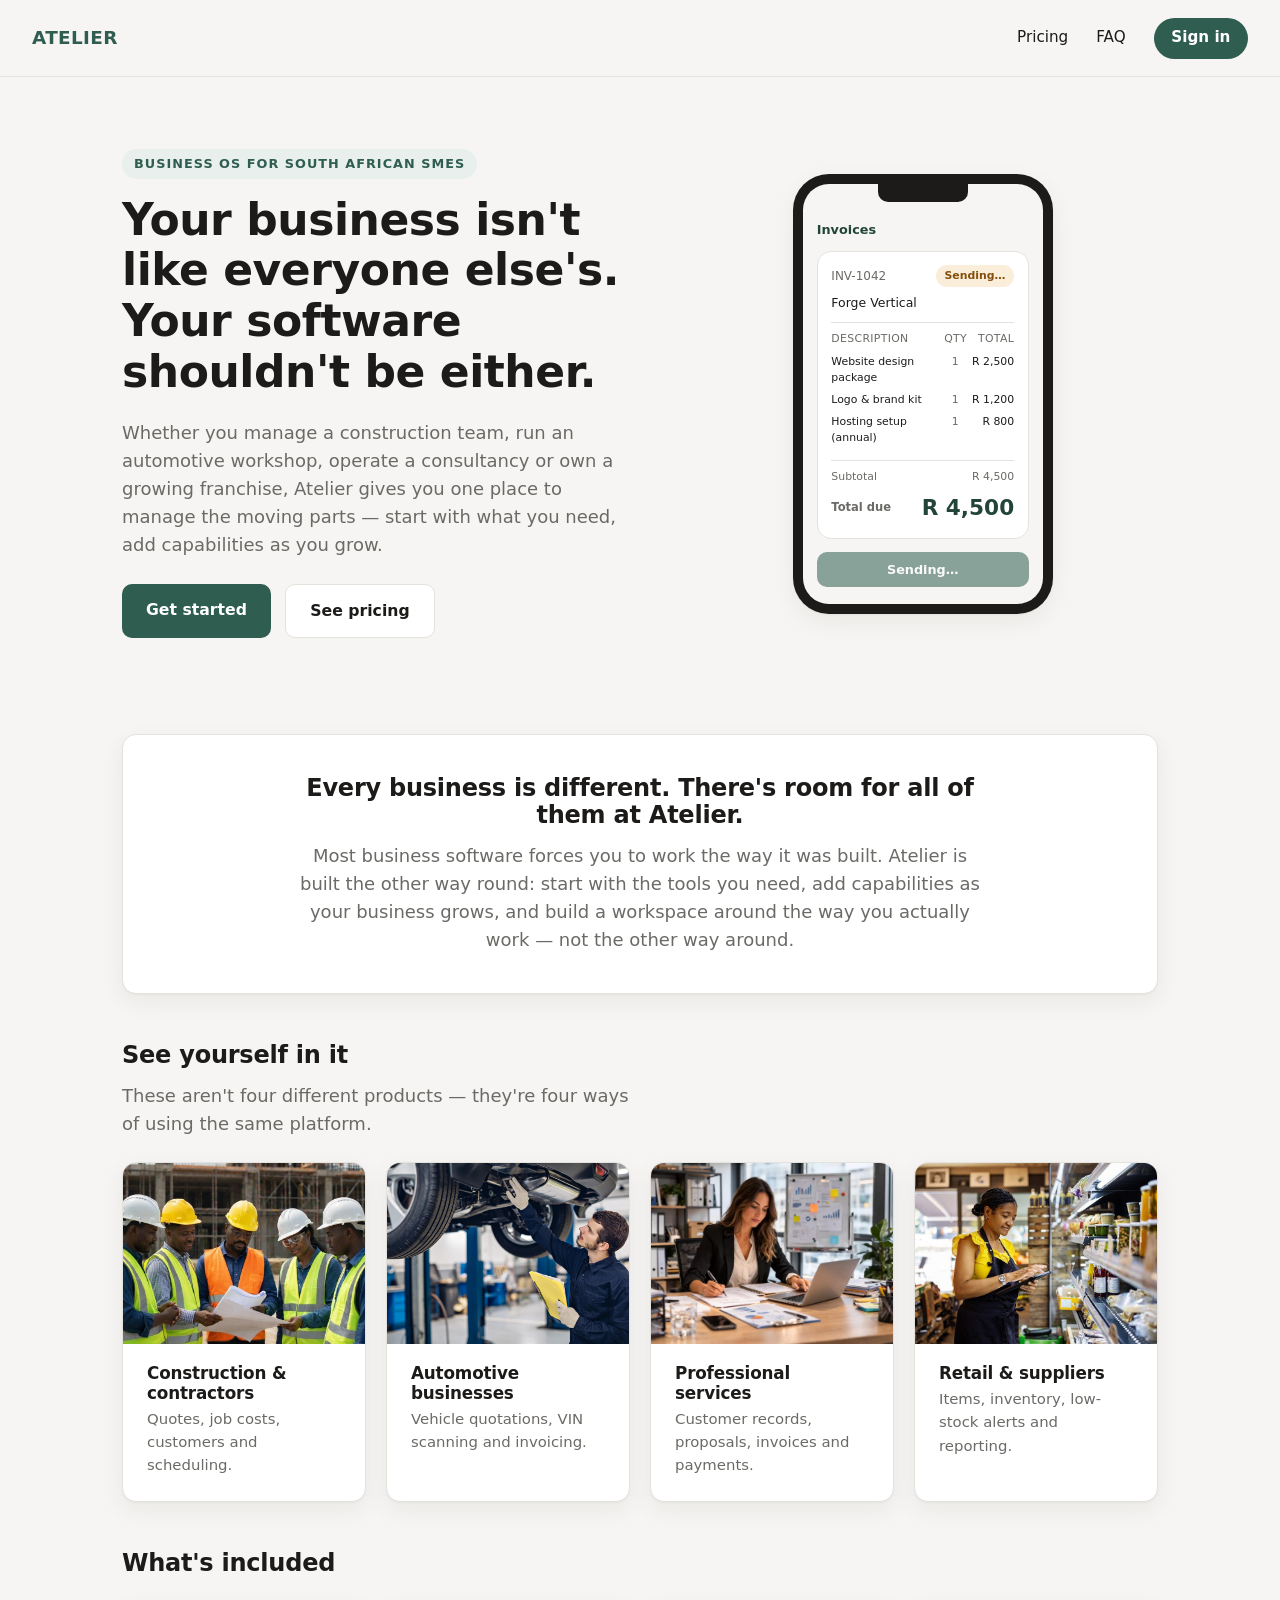
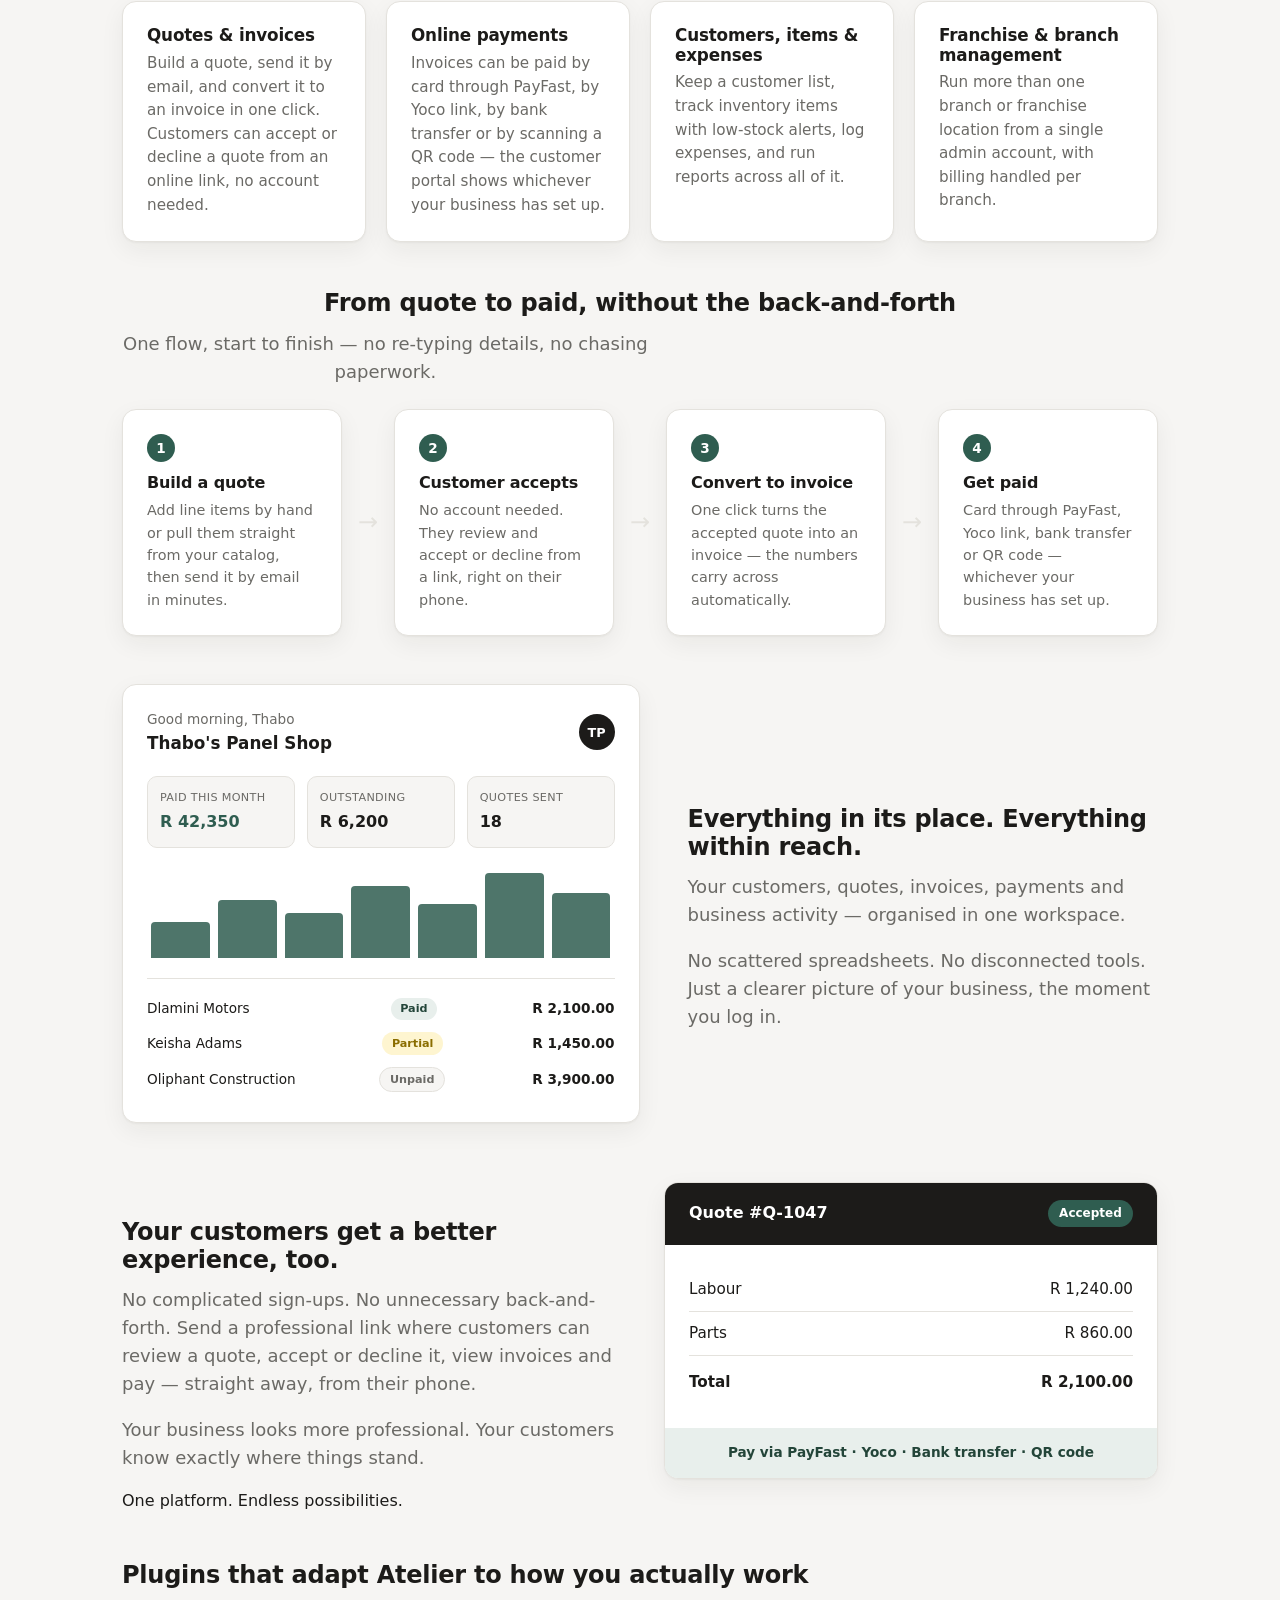
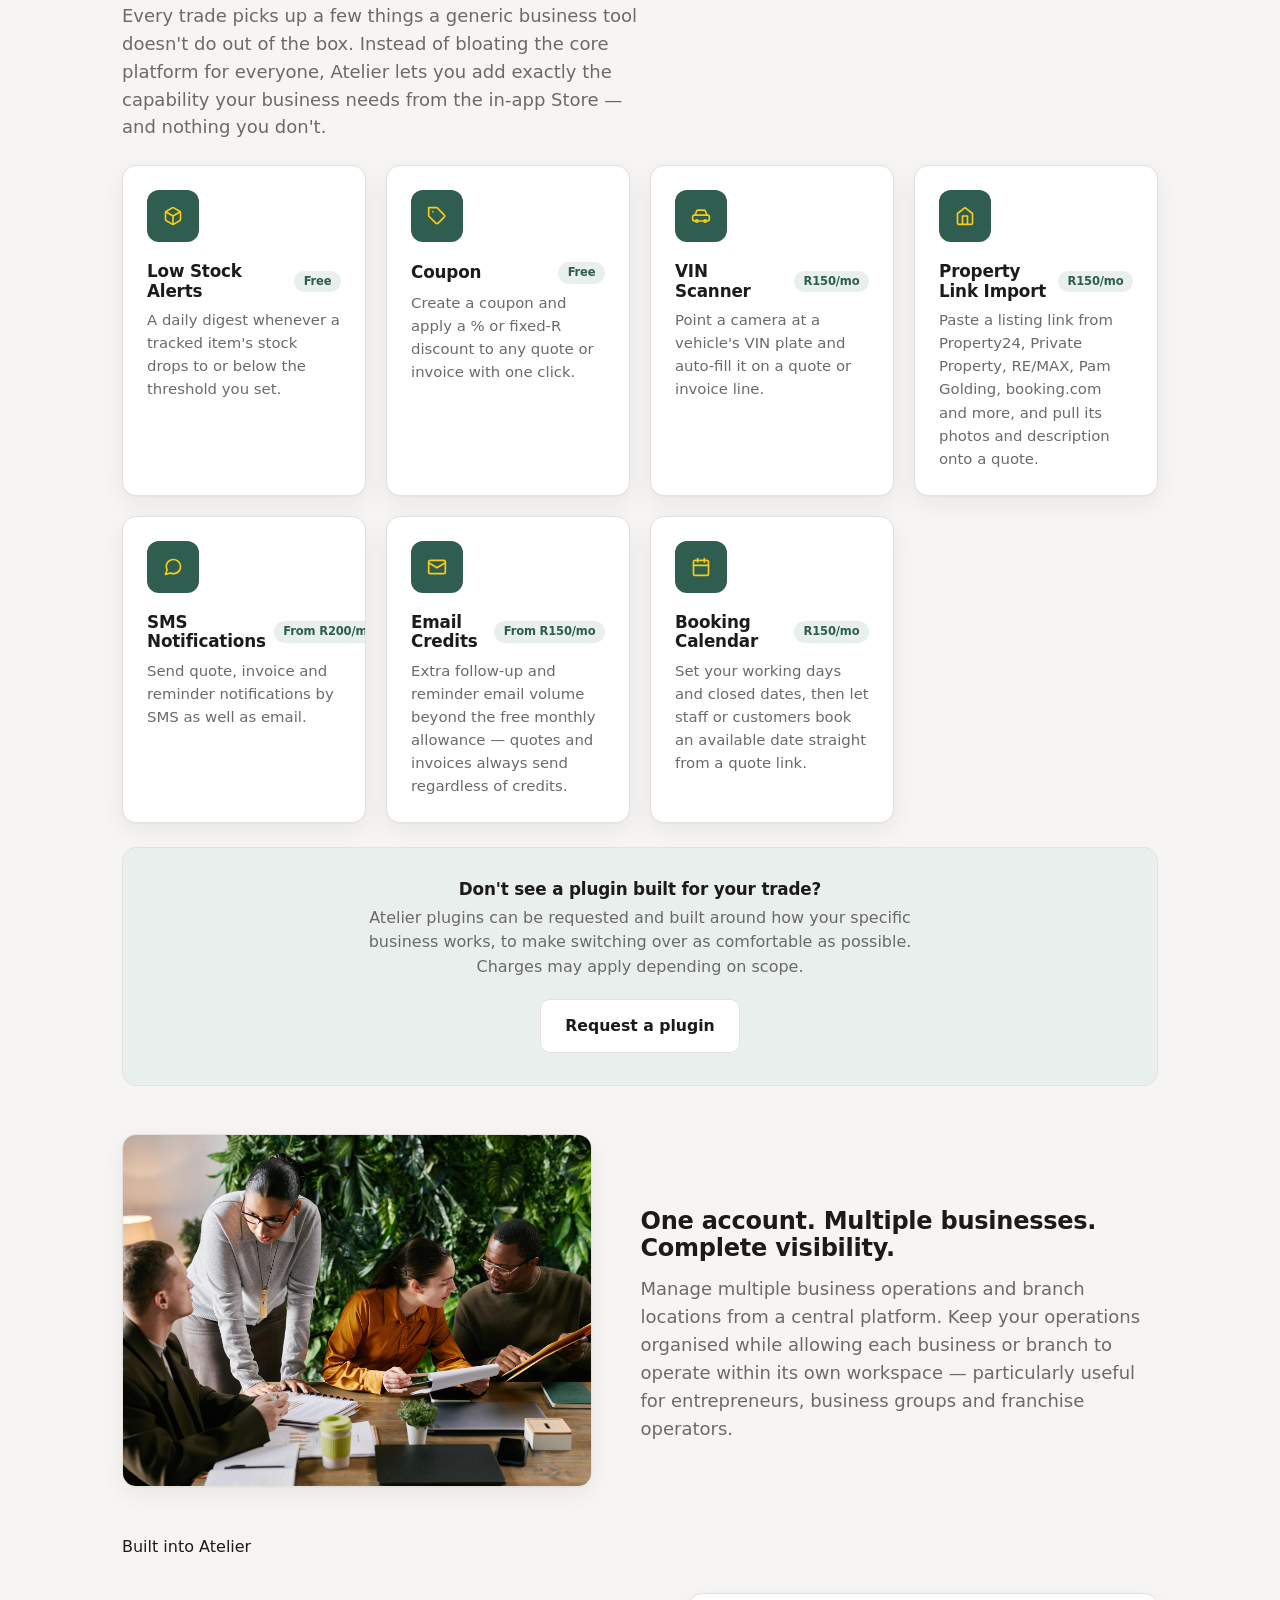
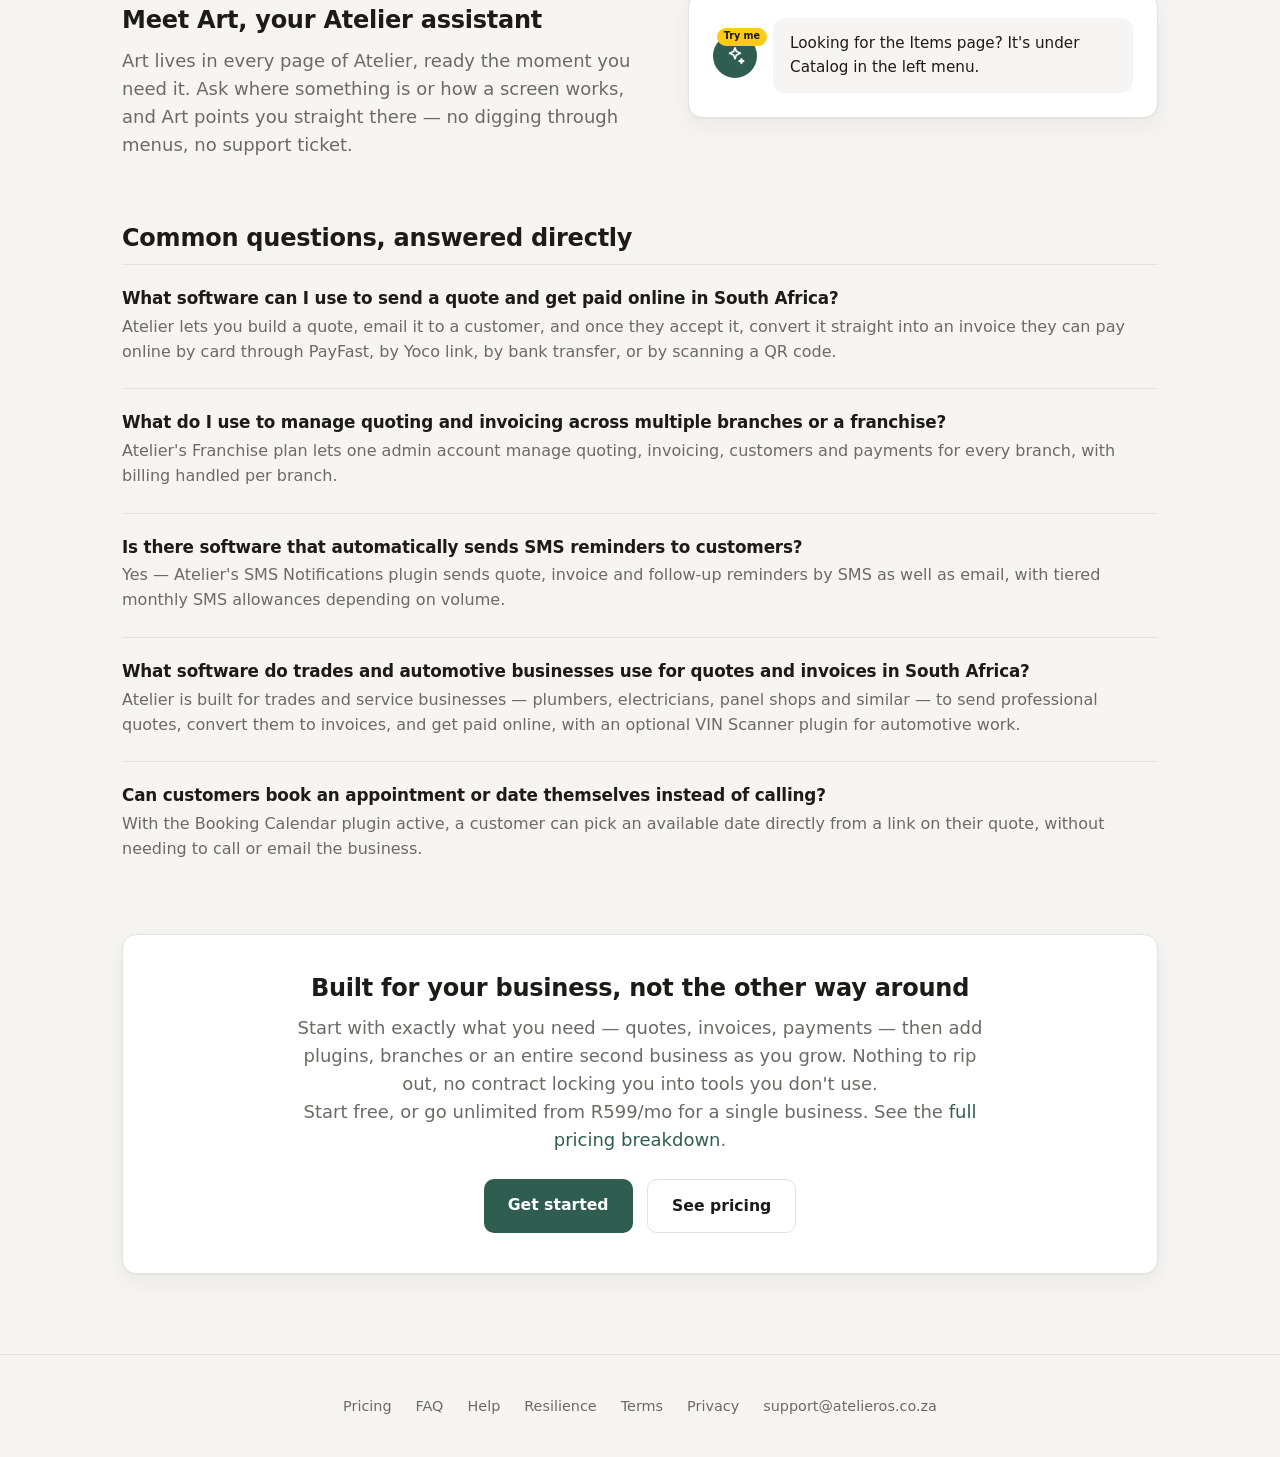
<file: index.html>
<!doctype html>
<html lang="en">
<head>
<meta charset="UTF-8" />
<meta name="viewport" content="width=device-width, initial-scale=1.0" />
<title>Atelier</title>
<meta name="description" content="Atelier is a Business OS for South African SMEs: quotes, invoices, a customer portal with online payments, CRM and franchise/branch management — plus optional plugins for SMS reminders, VIN scanning, booking calendars and more." />
<link rel="canonical" href="https://atelieros.co.za/" />
<meta property="og:type" content="website" />
<meta property="og:title" content="Atelier — Quoting, Invoicing &amp; CRM for South African Businesses" />
<meta property="og:description" content="Quotes, invoices, a customer portal with online payments, CRM and franchise management in one platform — built for South African SMEs." />
<meta property="og:url" content="https://atelieros.co.za/" />
<meta name="twitter:card" content="summary" />
<link rel="icon" type="image/png" href="/atelier-icon-v2.png" />
<link rel="apple-touch-icon" href="/favicon-180.png" />
<link rel="stylesheet" href="/style.css" />

<script type="application/ld+json">
{
  "@context": "https://schema.org",
  "@type": "Organization",
  "name": "Atelier",
  "url": "https://atelieros.co.za",
  "description": "Atelier is a Business OS for South African small and medium businesses, combining quoting, invoicing, online payments, CRM and franchise management in one platform.",
  "areaServed": "ZA",
  "contactPoint": {
    "@type": "ContactPoint",
    "email": "support@atelieros.co.za",
    "contactType": "customer support",
    "areaServed": "ZA"
  }
}
</script>

<script type="application/ld+json">
{
  "@context": "https://schema.org",
  "@type": "BreadcrumbList",
  "itemListElement": [
    { "@type": "ListItem", "position": 1, "name": "Home", "item": "https://atelieros.co.za/" }
  ]
}
</script>

<script type="application/ld+json">
{
  "@context": "https://schema.org",
  "@type": "SoftwareApplication",
  "name": "Atelier",
  "applicationCategory": "BusinessApplication",
  "applicationSubCategory": "Adaptable Business Operating System — Quoting, Invoicing, CRM and Inventory software",
  "operatingSystem": "Web",
  "url": "https://atelieros.co.za",
  "areaServed": "ZA",
  "audience": {
    "@type": "BusinessAudience",
    "audienceType": "Small and medium businesses in South Africa, including construction and trades, automotive businesses, professional services, retail and suppliers, and franchises"
  },
  "description": "Atelier is an adaptable business operating system for South African SMEs. The core platform handles quotes, invoices, online payments and an item/service catalog with stock tracking, built to fit how your business actually works rather than forcing a rigid template. Extend it with plugins for low-stock alerts, coupons, SMS and email reminders, VIN scanning, property listing import and a customer booking calendar, run multiple branches or businesses from one account, and get built-in navigation help from Art, Atelier's in-app assistant.",
  "featureList": "Quotes and invoices, online customer payments via PayFast / Yoco / bank transfer / QR code, item and service catalog with stock-on-hand tracking, customer and expense management, reports, multi-branch and franchise administration, multi-business management, extensible plugin ecosystem (low stock alerts, coupons, SMS and email reminders, VIN scanning, property listing import, booking calendar), in-app Art assistant for navigation help",
  "offers": [
    { "@type": "Offer", "name": "Free plan", "price": "0", "priceCurrency": "ZAR", "url": "https://atelieros.co.za/pricing/" },
    { "@type": "Offer", "name": "Individual plan", "price": "599", "priceCurrency": "ZAR", "url": "https://atelieros.co.za/pricing/" },
    { "@type": "Offer", "name": "Franchise plan (admin panel)", "price": "900", "priceCurrency": "ZAR", "url": "https://atelieros.co.za/pricing/" },
    { "@type": "Offer", "name": "Franchise — additional branch", "price": "900", "priceCurrency": "ZAR", "url": "https://atelieros.co.za/pricing/" },
    { "@type": "Offer", "name": "VIN Scanner plugin", "price": "150", "priceCurrency": "ZAR", "url": "https://atelieros.co.za/pricing/" },
    { "@type": "Offer", "name": "Property Link Import plugin", "price": "150", "priceCurrency": "ZAR", "url": "https://atelieros.co.za/pricing/" },
    { "@type": "Offer", "name": "Booking Calendar plugin", "price": "150", "priceCurrency": "ZAR", "url": "https://atelieros.co.za/pricing/" },
    { "@type": "Offer", "name": "SMS Notifications plugin (Starter)", "price": "200", "priceCurrency": "ZAR", "url": "https://atelieros.co.za/pricing/" },
    { "@type": "Offer", "name": "Email Credits plugin (Starter)", "price": "150", "priceCurrency": "ZAR", "url": "https://atelieros.co.za/pricing/" }
  ]
}
</script>

<script type="application/ld+json">
{
  "@context": "https://schema.org",
  "@type": "FAQPage",
  "mainEntity": [
    {
      "@type": "Question",
      "name": "What software can I use to send a quote and get paid online in South Africa?",
      "acceptedAnswer": { "@type": "Answer", "text": "Atelier lets you build a quote, email it to a customer, and once they accept it, convert it straight into an invoice they can pay online by card through PayFast, by Yoco link, by bank transfer, or by scanning a QR code." }
    },
    {
      "@type": "Question",
      "name": "What do I use to manage quoting and invoicing across multiple branches or a franchise?",
      "acceptedAnswer": { "@type": "Answer", "text": "Atelier's Franchise plan lets one admin account manage quoting, invoicing, customers and payments for every branch, with billing handled per branch." }
    },
    {
      "@type": "Question",
      "name": "Is there software that automatically sends SMS reminders to customers?",
      "acceptedAnswer": { "@type": "Answer", "text": "Yes — Atelier's SMS Notifications plugin sends quote, invoice and follow-up reminders by SMS as well as email, with tiered monthly SMS allowances depending on volume." }
    },
    {
      "@type": "Question",
      "name": "What software do trades and automotive businesses use for quotes and invoices in South Africa?",
      "acceptedAnswer": { "@type": "Answer", "text": "Atelier is built for trades and service businesses — plumbers, electricians, panel shops and similar — to send professional quotes, convert them to invoices, and get paid online, with an optional VIN Scanner plugin for automotive work." }
    },
    {
      "@type": "Question",
      "name": "Can customers book an appointment or date themselves instead of calling?",
      "acceptedAnswer": { "@type": "Answer", "text": "With the Booking Calendar plugin active, a customer can pick an available date directly from a link on their quote, without needing to call or email the business." }
    }
  ]
}
</script>
</head>
<body>
<header>
  <span class="logo">Atelier</span>
  <nav>
    <a href="/pricing/">Pricing</a>
    <a href="/faq/">FAQ</a>
    <a href="https://app.atelieros.co.za/">Sign in</a>
  </nav>
</header>
<main>

  <section class="hero">
    <div class="hero-copy">
      <span class="eyebrow">Business OS for South African SMEs</span>
      <h1>Your business isn't like everyone else's. Your software shouldn't be either.</h1>
      <p class="lead">Whether you manage a construction team, run an automotive workshop, operate a consultancy or own a growing franchise, Atelier gives you one place to manage the moving parts — start with what you need, add capabilities as you grow.</p>
      <div class="cta-row">
        <a class="cta" href="https://app.atelieros.co.za/">Get started</a>
        <a class="ghost-cta" href="/pricing/">See pricing</a>
      </div>
    </div>
    <div class="hero-phone" role="img" aria-label="Phone screen showing an Atelier invoice moving from draft to sent to paid">
      <div class="phone-device">
        <div class="phone-notch"></div>
        <div class="phone-screen">
          <div class="phone-screen-label">Invoices</div>
          <div class="invoice-card">
            <div class="invoice-card-top">
              <span class="invoice-number">INV-1042</span>
              <span class="invoice-badge" id="heroInvoiceBadge">Draft</span>
            </div>
            <div class="invoice-customer">Forge Vertical</div>
            <div class="invoice-items">
              <div class="invoice-items-head">
                <span>Description</span><span>Qty</span><span>Total</span>
              </div>
              <div class="invoice-item">
                <span>Website design package</span><span>1</span><span>R 2,500</span>
              </div>
              <div class="invoice-item">
                <span>Logo &amp; brand kit</span><span>1</span><span>R 1,200</span>
              </div>
              <div class="invoice-item">
                <span>Hosting setup (annual)</span><span>1</span><span>R 800</span>
              </div>
            </div>
            <div class="invoice-subtotal">
              <span>Subtotal</span><span>R 4,500</span>
            </div>
            <div class="invoice-total">
              <span>Total due</span>
              <span class="invoice-amount" id="heroInvoiceAmount">R 4,500</span>
            </div>
          </div>
          <button class="invoice-cta" id="heroInvoiceBtn" type="button" tabindex="-1">Send invoice</button>
        </div>
      </div>
    </div>
  </section>

<script>
(function () {
  var badge = document.getElementById("heroInvoiceBadge");
  var btn = document.getElementById("heroInvoiceBtn");
  var amount = document.getElementById("heroInvoiceAmount");
  if (!badge || !btn || !amount) return;

  var steps = [
    { badge: "Draft", cls: "", btnText: "Send invoice", btnOn: true, pop: false },
    { badge: "Sending…", cls: "is-sending", btnText: "Sending…", btnOn: false, pop: false },
    { badge: "Sent", cls: "is-sent", btnText: "Sent", btnOn: false, pop: false },
    { badge: "Paid", cls: "is-paid", btnText: "Paid in full", btnOn: false, pop: true }
  ];
  var i = 0;

  function render(step) {
    badge.textContent = step.badge;
    badge.className = "invoice-badge" + (step.cls ? " " + step.cls : "");
    btn.textContent = step.btnText;
    btn.style.opacity = step.btnOn ? "1" : "0.55";
    if (step.pop) {
      amount.classList.add("is-paid");
      setTimeout(function () { amount.classList.remove("is-paid"); }, 350);
    }
  }

  render(steps[0]);
  setInterval(function () {
    i = (i + 1) % steps.length;
    render(steps[i]);
  }, 1600);
})();
</script>

  <section class="difference">
    <h2>Every business is different. There's room for all of them at Atelier.</h2>
    <p class="lead">Most business software forces you to work the way it was built. Atelier is built the other way round: start with the tools you need, add capabilities as your business grows, and build a workspace around the way you actually work — not the other way around.</p>
  </section>

  <h2>See yourself in it</h2>
  <p class="lead">These aren't four different products — they're four ways of using the same platform.</p>
  <div class="trade-grid">
    <div class="trade-card">
      <img src="/images/trades/construction.jpeg" alt="A team of construction contractors reviewing building plans on site" />
      <div class="trade-body">
        <h3>Construction &amp; contractors</h3>
        <p>Quotes, job costs, customers and scheduling.</p>
      </div>
    </div>
    <div class="trade-card">
      <img src="/images/trades/automotive.jpeg" alt="A mechanic inspecting the underside of a vehicle on a lift" />
      <div class="trade-body">
        <h3>Automotive businesses</h3>
        <p>Vehicle quotations, VIN scanning and invoicing.</p>
      </div>
    </div>
    <div class="trade-card">
      <img src="/images/trades/professional-services.jpeg" alt="A consultant working at her desk with reports and a laptop" />
      <div class="trade-body">
        <h3>Professional services</h3>
        <p>Customer records, proposals, invoices and payments.</p>
      </div>
    </div>
    <div class="trade-card">
      <img src="/images/trades/retail.jpeg" alt="A retail shop owner checking stock on a tablet" />
      <div class="trade-body">
        <h3>Retail &amp; suppliers</h3>
        <p>Items, inventory, low-stock alerts and reporting.</p>
      </div>
    </div>
  </div>

  <h2>What's included</h2>
  <div class="cards">
    <div class="card">
      <h3>Quotes &amp; invoices</h3>
      <p>Build a quote, send it by email, and convert it to an invoice in one click. Customers can accept or decline a quote from an online link, no account needed.</p>
    </div>
    <div class="card">
      <h3>Online payments</h3>
      <p>Invoices can be paid by card through PayFast, by Yoco link, by bank transfer or by scanning a QR code — the customer portal shows whichever your business has set up.</p>
    </div>
    <div class="card">
      <h3>Customers, items &amp; expenses</h3>
      <p>Keep a customer list, track inventory items with low-stock alerts, log expenses, and run reports across all of it.</p>
    </div>
    <div class="card">
      <h3>Franchise &amp; branch management</h3>
      <p>Run more than one branch or franchise location from a single admin account, with billing handled per branch.</p>
    </div>
  </div>

  <section class="how-it-works">
    <h2>From quote to paid, without the back-and-forth</h2>
    <p class="lead">One flow, start to finish — no re-typing details, no chasing paperwork.</p>
    <div class="how-it-works-grid">
      <div class="how-step">
        <div class="how-step-number">1</div>
        <h3>Build a quote</h3>
        <p>Add line items by hand or pull them straight from your catalog, then send it by email in minutes.</p>
      </div>
      <div class="how-arrow">&rarr;</div>
      <div class="how-step">
        <div class="how-step-number">2</div>
        <h3>Customer accepts</h3>
        <p>No account needed. They review and accept or decline from a link, right on their phone.</p>
      </div>
      <div class="how-arrow">&rarr;</div>
      <div class="how-step">
        <div class="how-step-number">3</div>
        <h3>Convert to invoice</h3>
        <p>One click turns the accepted quote into an invoice — the numbers carry across automatically.</p>
      </div>
      <div class="how-arrow">&rarr;</div>
      <div class="how-step">
        <div class="how-step-number">4</div>
        <h3>Get paid</h3>
        <p>Card through PayFast, Yoco link, bank transfer or QR code — whichever your business has set up.</p>
      </div>
    </div>
  </section>

  <section class="dashboard-spotlight">
    <div class="dashboard-mockup">
      <div class="dashboard-mockup-header">
        <div>
          <div class="dashboard-mockup-greeting">Good morning, Thabo</div>
          <div class="dashboard-mockup-business">Thabo's Panel Shop</div>
        </div>
        <div class="dashboard-mockup-avatar">TP</div>
      </div>
      <div class="dashboard-stats">
        <div class="dashboard-stat">
          <span class="dashboard-stat-label">Paid this month</span>
          <span class="dashboard-stat-value accent">R 42,350</span>
        </div>
        <div class="dashboard-stat">
          <span class="dashboard-stat-label">Outstanding</span>
          <span class="dashboard-stat-value">R 6,200</span>
        </div>
        <div class="dashboard-stat">
          <span class="dashboard-stat-label">Quotes sent</span>
          <span class="dashboard-stat-value">18</span>
        </div>
      </div>
      <div class="dashboard-chart">
        <div class="dashboard-chart-bar" style="height: 40%;"></div>
        <div class="dashboard-chart-bar" style="height: 65%;"></div>
        <div class="dashboard-chart-bar" style="height: 50%;"></div>
        <div class="dashboard-chart-bar" style="height: 80%;"></div>
        <div class="dashboard-chart-bar" style="height: 60%;"></div>
        <div class="dashboard-chart-bar" style="height: 95%;"></div>
        <div class="dashboard-chart-bar" style="height: 72%;"></div>
      </div>
      <div class="dashboard-invoices">
        <div class="dashboard-invoice-row">
          <span>Dlamini Motors</span>
          <span class="status-badge paid">Paid</span>
          <span>R 2,100.00</span>
        </div>
        <div class="dashboard-invoice-row">
          <span>Keisha Adams</span>
          <span class="status-badge partial">Partial</span>
          <span>R 1,450.00</span>
        </div>
        <div class="dashboard-invoice-row">
          <span>Oliphant Construction</span>
          <span class="status-badge unpaid">Unpaid</span>
          <span>R 3,900.00</span>
        </div>
      </div>
    </div>
    <div class="dashboard-copy">
      <h2>Everything in its place. Everything within reach.</h2>
      <p class="lead">Your customers, quotes, invoices, payments and business activity — organised in one workspace.</p>
      <p class="lead">No scattered spreadsheets. No disconnected tools. Just a clearer picture of your business, the moment you log in.</p>
    </div>
  </section>

  <section class="portal-spotlight">
    <div class="portal-copy">
      <h2>Your customers get a better experience, too.</h2>
      <p class="lead">No complicated sign-ups. No unnecessary back-and-forth. Send a professional link where customers can review a quote, accept or decline it, view invoices and pay — straight away, from their phone.</p>
      <p class="lead">Your business looks more professional. Your customers know exactly where things stand.</p>
    </div>
    <div class="portal-mockup">
      <div class="portal-mockup-header">
        <span>Quote #Q-1047</span>
        <span class="portal-status">Accepted</span>
      </div>
      <div class="portal-mockup-lines">
        <div class="portal-line"><span>Labour</span><span>R 1,240.00</span></div>
        <div class="portal-line"><span>Parts</span><span>R 860.00</span></div>
        <div class="portal-line portal-total"><span>Total</span><span>R 2,100.00</span></div>
      </div>
      <div class="portal-pay-methods">Pay via PayFast &middot; Yoco &middot; Bank transfer &middot; QR code</div>
    </div>
  </section>

  <span class="eyebrow">One platform. Endless possibilities.</span>
  <h2>Plugins that adapt Atelier to how you actually work</h2>
  <p class="lead">Every trade picks up a few things a generic business tool doesn't do out of the box. Instead of bloating the core platform for everyone, Atelier lets you add exactly the capability your business needs from the in-app Store — and nothing you don't.</p>
  <div class="plugins">
    <div class="plugin-card">
      <div class="plugin-icon">
        <svg width="20" height="20" viewBox="0 0 24 24" fill="none" stroke="#facc15" stroke-width="2" stroke-linecap="round" stroke-linejoin="round">
          <path d="M21 16V8a2 2 0 0 0-1-1.73l-7-4a2 2 0 0 0-2 0l-7 4A2 2 0 0 0 3 8v8a2 2 0 0 0 1 1.73l7 4a2 2 0 0 0 2 0l7-4A2 2 0 0 0 21 16z" />
          <polyline points="3.27 6.96 12 12.01 20.73 6.96" />
          <line x1="12" y1="22.08" x2="12" y2="12" />
        </svg>
      </div>
      <div class="plugin-body">
        <h3>Low Stock Alerts <span class="price">Free</span></h3>
        <p>A daily digest whenever a tracked item's stock drops to or below the threshold you set.</p>
      </div>
    </div>
    <div class="plugin-card">
      <div class="plugin-icon">
        <svg width="20" height="20" viewBox="0 0 24 24" fill="none" stroke="#facc15" stroke-width="2" stroke-linecap="round" stroke-linejoin="round">
          <path d="M20.59 13.41 13.42 20.58a2 2 0 0 1-2.83 0L2 12V2h10l8.59 8.59a2 2 0 0 1 0 2.82Z" />
          <line x1="7" y1="7" x2="7.01" y2="7" />
        </svg>
      </div>
      <div class="plugin-body">
        <h3>Coupon <span class="price">Free</span></h3>
        <p>Create a coupon and apply a % or fixed-R discount to any quote or invoice with one click.</p>
      </div>
    </div>
    <div class="plugin-card">
      <div class="plugin-icon">
        <svg width="20" height="20" viewBox="0 0 24 24" fill="none" stroke="#facc15" stroke-width="2" stroke-linecap="round" stroke-linejoin="round">
          <path d="M5 11 6.5 6.5A2 2 0 0 1 8.4 5h7.2a2 2 0 0 1 1.9 1.5L19 11" />
          <rect x="2" y="11" width="20" height="7" rx="2" />
          <circle cx="7" cy="18" r="1.5" />
          <circle cx="17" cy="18" r="1.5" />
        </svg>
      </div>
      <div class="plugin-body">
        <h3>VIN Scanner <span class="price">R150/mo</span></h3>
        <p>Point a camera at a vehicle's VIN plate and auto-fill it on a quote or invoice line.</p>
      </div>
    </div>
    <div class="plugin-card">
      <div class="plugin-icon">
        <svg width="20" height="20" viewBox="0 0 24 24" fill="none" stroke="#facc15" stroke-width="2" stroke-linecap="round" stroke-linejoin="round">
          <path d="M3 9 12 2l9 7v11a2 2 0 0 1-2 2H5a2 2 0 0 1-2-2Z" />
          <polyline points="9 22 9 12 15 12 15 22" />
        </svg>
      </div>
      <div class="plugin-body">
        <h3>Property Link Import <span class="price">R150/mo</span></h3>
        <p>Paste a listing link from Property24, Private Property, RE/MAX, Pam Golding, booking.com and more, and pull its photos and description onto a quote.</p>
      </div>
    </div>
    <div class="plugin-card">
      <div class="plugin-icon">
        <svg width="20" height="20" viewBox="0 0 24 24" fill="none" stroke="#facc15" stroke-width="2" stroke-linecap="round" stroke-linejoin="round">
          <path d="M21 11.5a8.38 8.38 0 0 1-.9 3.8 8.5 8.5 0 0 1-7.6 4.7 8.38 8.38 0 0 1-3.8-.9L3 21l1.9-5.7a8.38 8.38 0 0 1-.9-3.8 8.5 8.5 0 0 1 4.7-7.6 8.38 8.38 0 0 1 3.8-.9h.5a8.48 8.48 0 0 1 8 8v.5Z" />
        </svg>
      </div>
      <div class="plugin-body">
        <h3>SMS Notifications <span class="price">From R200/mo</span></h3>
        <p>Send quote, invoice and reminder notifications by SMS as well as email.</p>
      </div>
    </div>
    <div class="plugin-card">
      <div class="plugin-icon">
        <svg width="20" height="20" viewBox="0 0 24 24" fill="none" stroke="#facc15" stroke-width="2" stroke-linecap="round" stroke-linejoin="round">
          <rect x="2" y="4" width="20" height="16" rx="2" />
          <polyline points="2 7 12 13 22 7" />
        </svg>
      </div>
      <div class="plugin-body">
        <h3>Email Credits <span class="price">From R150/mo</span></h3>
        <p>Extra follow-up and reminder email volume beyond the free monthly allowance — quotes and invoices always send regardless of credits.</p>
      </div>
    </div>
    <div class="plugin-card">
      <div class="plugin-icon">
        <svg width="20" height="20" viewBox="0 0 24 24" fill="none" stroke="#facc15" stroke-width="2" stroke-linecap="round" stroke-linejoin="round">
          <rect x="3" y="4" width="18" height="18" rx="2" />
          <line x1="16" y1="2" x2="16" y2="6" />
          <line x1="8" y1="2" x2="8" y2="6" />
          <line x1="3" y1="10" x2="21" y2="10" />
        </svg>
      </div>
      <div class="plugin-body">
        <h3>Booking Calendar <span class="price">R150/mo</span></h3>
        <p>Set your working days and closed dates, then let staff or customers book an available date straight from a quote link.</p>
      </div>
    </div>
  </div>

  <div class="plugin-request">
    <h3>Don't see a plugin built for your trade?</h3>
    <p>Atelier plugins can be requested and built around how your specific business works, to make switching over as comfortable as possible. Charges may apply depending on scope.</p>
    <a class="ghost-cta" href="mailto:support@atelieros.co.za?subject=Plugin%20request">Request a plugin</a>
  </div>

  <section class="multi-biz">
    <img src="/images/trades/multi-business.jpeg" alt="A team reviewing business performance together around a table" />
    <div class="multi-biz-copy">
      <h2>One account. Multiple businesses. Complete visibility.</h2>
      <p class="lead">Manage multiple business operations and branch locations from a central platform. Keep your operations organised while allowing each business or branch to operate within its own workspace — particularly useful for entrepreneurs, business groups and franchise operators.</p>
    </div>
  </section>

  <section class="meet-art">
    <div class="art-copy">
      <span class="eyebrow">Built into Atelier</span>
      <h2>Meet Art, your Atelier assistant</h2>
      <p class="lead">Art lives in every page of Atelier, ready the moment you need it. Ask where something is or how a screen works, and Art points you straight there — no digging through menus, no support ticket.</p>
    </div>
    <div class="art-bubble">
      <div class="art-bubble-avatar-wrap">
        <button class="art-bubble-avatar" id="artTriggerBtn" aria-label="Chat with Art" type="button">
          <svg viewBox="0 0 24 24" fill="none" stroke="currentColor" stroke-width="1.8" stroke-linecap="round" stroke-linejoin="round" width="22" height="22">
            <path d="M12 3l1.6 4.2L18 9l-4.4 1.8L12 15l-1.6-4.2L6 9l4.4-1.8L12 3Z" />
            <path d="M19 15l.7 1.8L21.5 17.5 19.7 18.2 19 20l-.7-1.8L16.5 17.5l1.8-.7L19 15Z" />
          </svg>
        </button>
        <span class="art-tap-badge">Try me</span>
      </div>
      <div class="art-bubble-msg">Looking for the Items page? It's under Catalog in the left menu.</div>
    </div>
  </section>

  <h2>Common questions, answered directly</h2>
  <div class="faq-item">
    <h3>What software can I use to send a quote and get paid online in South Africa?</h3>
    <p>Atelier lets you build a quote, email it to a customer, and once they accept it, convert it straight into an invoice they can pay online by card through PayFast, by Yoco link, by bank transfer, or by scanning a QR code.</p>
  </div>
  <div class="faq-item">
    <h3>What do I use to manage quoting and invoicing across multiple branches or a franchise?</h3>
    <p>Atelier's Franchise plan lets one admin account manage quoting, invoicing, customers and payments for every branch, with billing handled per branch.</p>
  </div>
  <div class="faq-item">
    <h3>Is there software that automatically sends SMS reminders to customers?</h3>
    <p>Yes — Atelier's SMS Notifications plugin sends quote, invoice and follow-up reminders by SMS as well as email, with tiered monthly SMS allowances depending on volume.</p>
  </div>
  <div class="faq-item">
    <h3>What software do trades and automotive businesses use for quotes and invoices in South Africa?</h3>
    <p>Atelier is built for trades and service businesses — plumbers, electricians, panel shops and similar — to send professional quotes, convert them to invoices, and get paid online, with an optional VIN Scanner plugin for automotive work.</p>
  </div>
  <div class="faq-item">
    <h3>Can customers book an appointment or date themselves instead of calling?</h3>
    <p>With the Booking Calendar plugin active, a customer can pick an available date directly from a link on their quote, without needing to call or email the business.</p>
  </div>

  <section class="difference">
    <h2>Built for your business, not the other way around</h2>
    <p class="lead">Start with exactly what you need — quotes, invoices, payments — then add plugins, branches or an entire second business as you grow. Nothing to rip out, no contract locking you into tools you don't use.</p>
    <p class="lead">Start free, or go unlimited from R599/mo for a single business. See the <a href="/pricing/">full pricing breakdown</a>.</p>
    <div class="cta-row" style="justify-content: center;">
      <a class="cta" href="https://app.atelieros.co.za/">Get started</a>
      <a class="ghost-cta" href="/pricing/">See pricing</a>
    </div>
  </section>
</main>
<footer>
  <a href="/pricing/">Pricing</a>
  <a href="/faq/">FAQ</a>
  <a href="/help/">Help</a>
  <a href="/resilience/">Resilience</a>
  <a href="https://app.atelieros.co.za/terms">Terms</a>
  <a href="https://app.atelieros.co.za/privacy">Privacy</a>
  <span>support@atelieros.co.za</span>
</footer>
<div class="art-chat-overlay" id="artChatOverlay">
  <div class="art-chat-modal">
    <div class="art-chat-header">
      <div class="art-chat-header-info">
        <div class="art-chat-avatar">
          <svg viewBox="0 0 24 24" fill="none" stroke="currentColor" stroke-width="1.8" stroke-linecap="round" stroke-linejoin="round" width="18" height="18">
            <path d="M12 3l1.6 4.2L18 9l-4.4 1.8L12 15l-1.6-4.2L6 9l4.4-1.8L12 3Z" />
            <path d="M19 15l.7 1.8L21.5 17.5 19.7 18.2 19 20l-.7-1.8L16.5 17.5l1.8-.7L19 15Z" />
          </svg>
        </div>
        <div>
          <div class="art-chat-title">Art</div>
          <div class="art-chat-subtitle">Quick demo &mdash; ask a question</div>
        </div>
      </div>
      <button class="art-chat-close" id="artChatClose" aria-label="Close chat" type="button">&times;</button>
    </div>
    <div class="art-chat-messages" id="artChatMessages">
      <div class="art-chat-row art">
        <div class="art-chat-bubble art">Hi, I'm Art. Ask me anything about Atelier &mdash; pricing, switching from another tool, plugins, multiple businesses, whatever's on your mind.</div>
      </div>
    </div>
    <form class="art-chat-input-row" id="artChatForm">
      <input type="text" id="artChatInput" placeholder="Type a question&hellip;" autocomplete="off" />
      <button type="submit" class="art-chat-send">Send</button>
    </form>
    <div class="art-chat-footnote">This is a quick demo of asking Art. The real Art lives inside Atelier and helps you navigate your workspace.</div>
  </div>
</div>
<script>
(function () {
  var topics = [
    { keywords: ["xero", "switch", "competitor", "move", "moving"], answer: "No need to choose \u2014 use both! As our plugin ecosystem grows, Atelier and Xero can work really well side by side. Try Atelier free and see how it feels for your business. Got suggestions? Get in touch and tell us what you'd like to see." },
    { keywords: ["price", "pricing", "cost", "how much"], answer: "Atelier is free to start, with unlimited plans from R599/mo for a single business, plugins priced separately depending on what you add. Check the full breakdown on the Pricing page." },
    { keywords: ["free", "trial", "try"], answer: "Yes \u2014 you can get started and try Atelier for your business right away. No pressure, see how it feels." },
    { keywords: ["franchise", "branch", "multiple business", "multi-business", "multiple businesses"], answer: "Atelier handles a single business, multiple branches under one franchise, or several independent businesses from one account \u2014 whatever shape your operation takes." },
    { keywords: ["plugin", "plugins", "add-on", "addon"], answer: "Plugins let you add exactly what your trade needs \u2014 low-stock alerts, coupons, VIN scanning, SMS and email reminders, a booking calendar, and more are on the way." },
    { keywords: ["art", "who are you", "what are you"], answer: "I'm Art \u2014 inside Atelier, I help you find your way around the app and understand how a screen works, right when you need it." }
  ];
  var fallback = "Good question \u2014 I don't have a scripted answer for that one here, but you can get in touch at support@atelieros.co.za and we'll help directly, or just try Atelier for free and explore.";

  var overlay = document.getElementById("artChatOverlay");
  var openBtn = document.getElementById("artTriggerBtn");
  var closeBtn = document.getElementById("artChatClose");
  var form = document.getElementById("artChatForm");
  var input = document.getElementById("artChatInput");
  var messages = document.getElementById("artChatMessages");

  function addMessage(text, who) {
    var row = document.createElement("div");
    row.className = "art-chat-row " + who;
    var bubble = document.createElement("div");
    bubble.className = "art-chat-bubble " + who;
    bubble.textContent = text;
    row.appendChild(bubble);
    messages.appendChild(row);
    messages.scrollTop = messages.scrollHeight;
  }

  function respondTo(question) {
    var q = question.toLowerCase();
    for (var i = 0; i < topics.length; i++) {
      for (var j = 0; j < topics[i].keywords.length; j++) {
        if (q.indexOf(topics[i].keywords[j]) !== -1) {
          return topics[i].answer;
        }
      }
    }
    return fallback;
  }

  if (openBtn) {
    openBtn.addEventListener("click", function () {
      overlay.classList.add("open");
      input.focus();
    });
  }
  if (closeBtn) {
    closeBtn.addEventListener("click", function () {
      overlay.classList.remove("open");
    });
  }
  if (overlay) {
    overlay.addEventListener("click", function (e) {
      if (e.target === overlay) overlay.classList.remove("open");
    });
  }
  if (form) {
    form.addEventListener("submit", function (e) {
      e.preventDefault();
      var text = input.value.trim();
      if (!text) return;
      addMessage(text, "user");
      input.value = "";
      setTimeout(function () {
        addMessage(respondTo(text), "art");
      }, 400);
    });
  }
})();
</script>
</body>
</html>
</file>
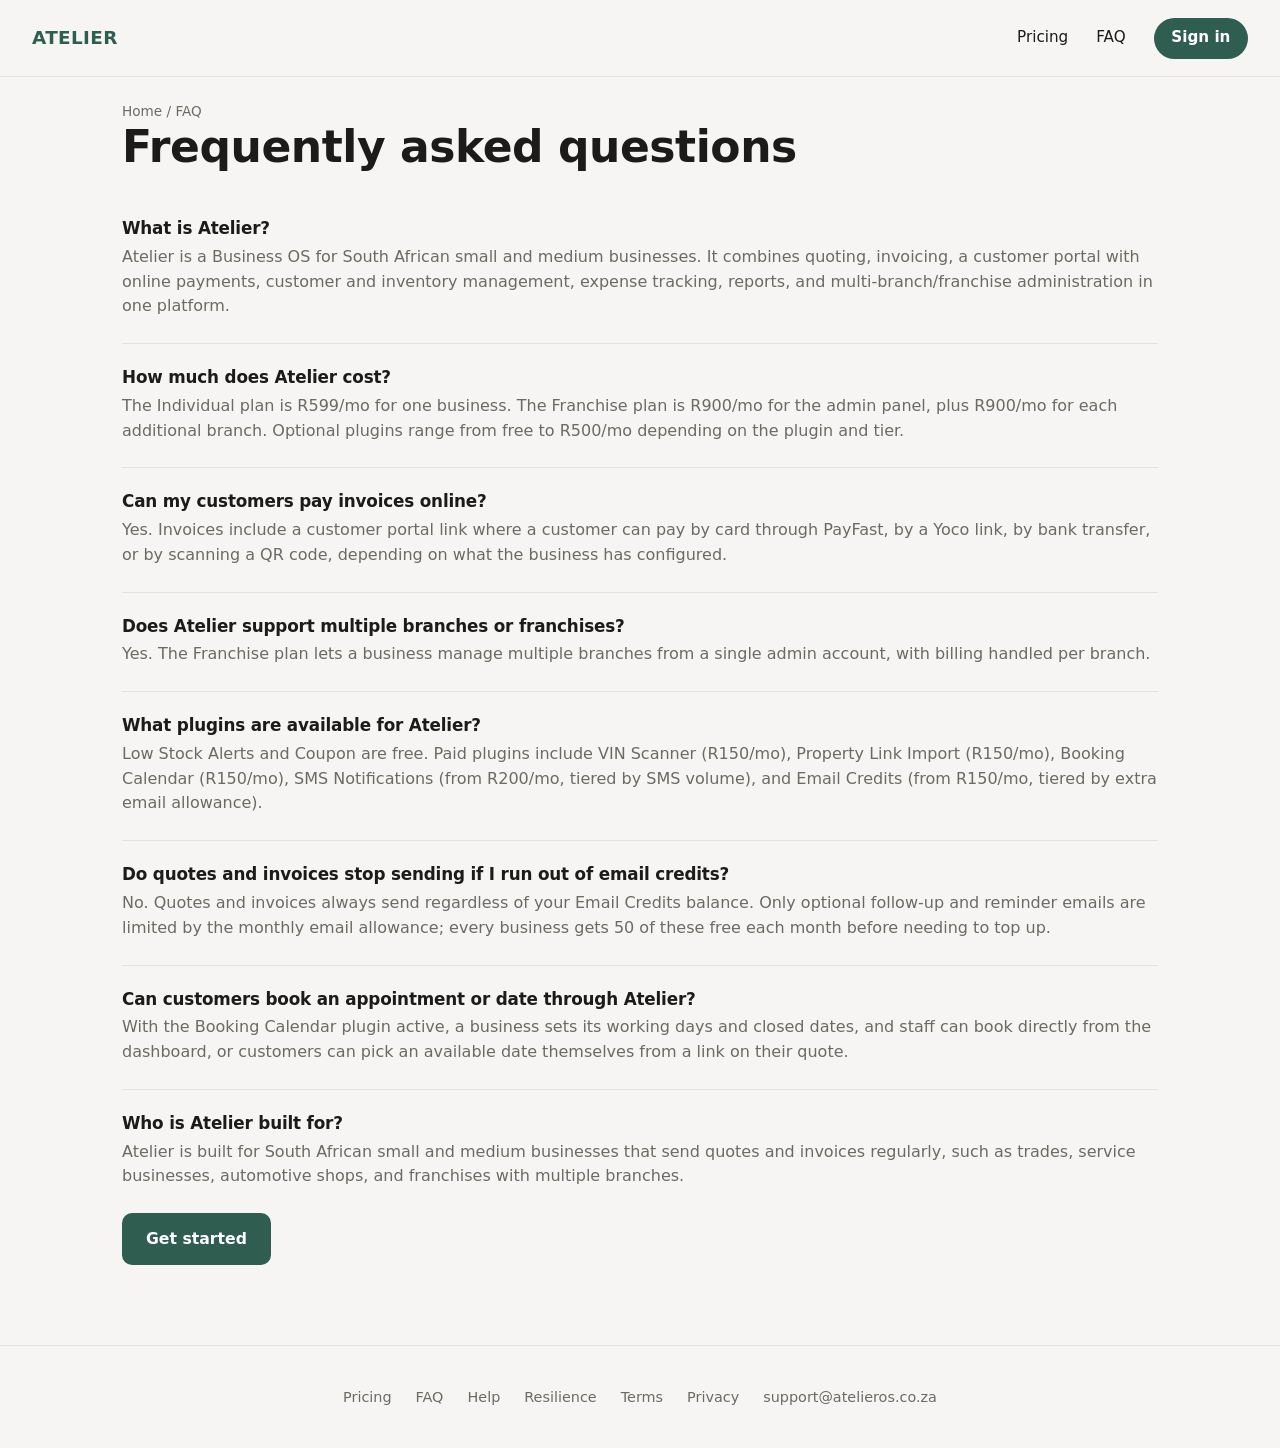
<file: faq/index.html>
<!doctype html>
<html lang="en">
<head>
<meta charset="UTF-8" />
<meta name="viewport" content="width=device-width, initial-scale=1.0" />
<title>Atelier FAQ — Common Questions</title>
<meta name="description" content="Answers to common questions about Atelier: what it is, how much it costs, whether customers can pay online, franchise/branch support, available plugins, and who it's for." />
<link rel="canonical" href="https://atelieros.co.za/faq/" />
<meta property="og:type" content="website" />
<meta property="og:title" content="Atelier FAQ — Common Questions" />
<meta property="og:description" content="What Atelier is, what it costs, and how it works." />
<meta property="og:url" content="https://atelieros.co.za/faq/" />
<link rel="icon" type="image/png" href="/atelier-icon-v2.png" />
<link rel="apple-touch-icon" href="/favicon-180.png" />
<link rel="stylesheet" href="/style.css" />
<script type="application/ld+json">
{
  "@context": "https://schema.org",
  "@type": "BreadcrumbList",
  "itemListElement": [
    { "@type": "ListItem", "position": 1, "name": "Home", "item": "https://atelieros.co.za/" },
    { "@type": "ListItem", "position": 2, "name": "FAQ", "item": "https://atelieros.co.za/faq/" }
  ]
}
</script>
<script type="application/ld+json">
{
  "@context": "https://schema.org",
  "@type": "FAQPage",
  "mainEntity": [
    {
      "@type": "Question",
      "name": "What is Atelier?",
      "acceptedAnswer": { "@type": "Answer", "text": "Atelier is a Business OS for South African small and medium businesses. It combines quoting, invoicing, a customer portal with online payments, customer and inventory management, expense tracking, reports, and multi-branch/franchise administration in one platform." }
    },
    {
      "@type": "Question",
      "name": "How much does Atelier cost?",
      "acceptedAnswer": { "@type": "Answer", "text": "The Individual plan is R599/mo for one business. The Franchise plan is R900/mo for the admin panel, plus R900/mo for each additional branch. Optional plugins range from free to R500/mo depending on the plugin and tier." }
    },
    {
      "@type": "Question",
      "name": "Can my customers pay invoices online?",
      "acceptedAnswer": { "@type": "Answer", "text": "Yes. Invoices include a customer portal link where a customer can pay by card through PayFast, by a Yoco link, by bank transfer, or by scanning a QR code, depending on what the business has configured." }
    },
    {
      "@type": "Question",
      "name": "Does Atelier support multiple branches or franchises?",
      "acceptedAnswer": { "@type": "Answer", "text": "Yes. The Franchise plan lets a business manage multiple branches from a single admin account, with billing handled per branch." }
    },
    {
      "@type": "Question",
      "name": "What plugins are available for Atelier?",
      "acceptedAnswer": { "@type": "Answer", "text": "Low Stock Alerts and Coupon are free. Paid plugins include VIN Scanner (R150/mo), Property Link Import (R150/mo), Booking Calendar (R150/mo), SMS Notifications (from R200/mo, tiered by SMS volume), and Email Credits (from R150/mo, tiered by extra email allowance)." }
    },
    {
      "@type": "Question",
      "name": "Do quotes and invoices stop sending if I run out of email credits?",
      "acceptedAnswer": { "@type": "Answer", "text": "No. Quotes and invoices always send regardless of your Email Credits balance. Only optional follow-up and reminder emails are limited by the monthly email allowance; every business gets 50 of these free each month before needing to top up." }
    },
    {
      "@type": "Question",
      "name": "Can customers book an appointment or date through Atelier?",
      "acceptedAnswer": { "@type": "Answer", "text": "With the Booking Calendar plugin active, a business sets its working days and closed dates, and staff can book directly from the dashboard, or customers can pick an available date themselves from a link on their quote." }
    },
    {
      "@type": "Question",
      "name": "Who is Atelier built for?",
      "acceptedAnswer": { "@type": "Answer", "text": "Atelier is built for South African small and medium businesses that send quotes and invoices regularly, such as trades, service businesses, automotive shops, and franchises with multiple branches." }
    }
  ]
}
</script>
</head>
<body>
<header>
  <span class="logo"><a href="/" style="color:inherit">Atelier</a></span>
  <nav>
    <a href="/pricing/">Pricing</a>
    <a href="/faq/">FAQ</a>
    <a href="https://app.atelieros.co.za/">Sign in</a>
  </nav>
</header>
<main>
  <p class="breadcrumb"><a href="/">Home</a> / FAQ</p>
  <h1>Frequently asked questions</h1>

  <div class="faq-item">
    <h3>What is Atelier?</h3>
    <p>Atelier is a Business OS for South African small and medium businesses. It combines quoting, invoicing, a customer portal with online payments, customer and inventory management, expense tracking, reports, and multi-branch/franchise administration in one platform.</p>
  </div>
  <div class="faq-item">
    <h3>How much does Atelier cost?</h3>
    <p>The Individual plan is R599/mo for one business. The Franchise plan is R900/mo for the admin panel, plus R900/mo for each additional branch. Optional plugins range from free to R500/mo depending on the plugin and tier.</p>
  </div>
  <div class="faq-item">
    <h3>Can my customers pay invoices online?</h3>
    <p>Yes. Invoices include a customer portal link where a customer can pay by card through PayFast, by a Yoco link, by bank transfer, or by scanning a QR code, depending on what the business has configured.</p>
  </div>
  <div class="faq-item">
    <h3>Does Atelier support multiple branches or franchises?</h3>
    <p>Yes. The Franchise plan lets a business manage multiple branches from a single admin account, with billing handled per branch.</p>
  </div>
  <div class="faq-item">
    <h3>What plugins are available for Atelier?</h3>
    <p>Low Stock Alerts and Coupon are free. Paid plugins include VIN Scanner (R150/mo), Property Link Import (R150/mo), Booking Calendar (R150/mo), SMS Notifications (from R200/mo, tiered by SMS volume), and Email Credits (from R150/mo, tiered by extra email allowance).</p>
  </div>
  <div class="faq-item">
    <h3>Do quotes and invoices stop sending if I run out of email credits?</h3>
    <p>No. Quotes and invoices always send regardless of your Email Credits balance. Only optional follow-up and reminder emails are limited by the monthly email allowance; every business gets 50 of these free each month before needing to top up.</p>
  </div>
  <div class="faq-item">
    <h3>Can customers book an appointment or date through Atelier?</h3>
    <p>With the Booking Calendar plugin active, a business sets its working days and closed dates, and staff can book directly from the dashboard, or customers can pick an available date themselves from a link on their quote.</p>
  </div>
  <div class="faq-item">
    <h3>Who is Atelier built for?</h3>
    <p>Atelier is built for South African small and medium businesses that send quotes and invoices regularly, such as trades, service businesses, automotive shops, and franchises with multiple branches.</p>
  </div>

  <a class="cta" href="https://app.atelieros.co.za/">Get started</a>
</main>
<footer>
  <a href="/pricing/">Pricing</a>
  <a href="/faq/">FAQ</a>
  <a href="/help/">Help</a>
  <a href="/resilience/">Resilience</a>
  <a href="https://app.atelieros.co.za/terms">Terms</a>
  <a href="https://app.atelieros.co.za/privacy">Privacy</a>
  <span>support@atelieros.co.za</span>
</footer>
</body>
</html>
</file>
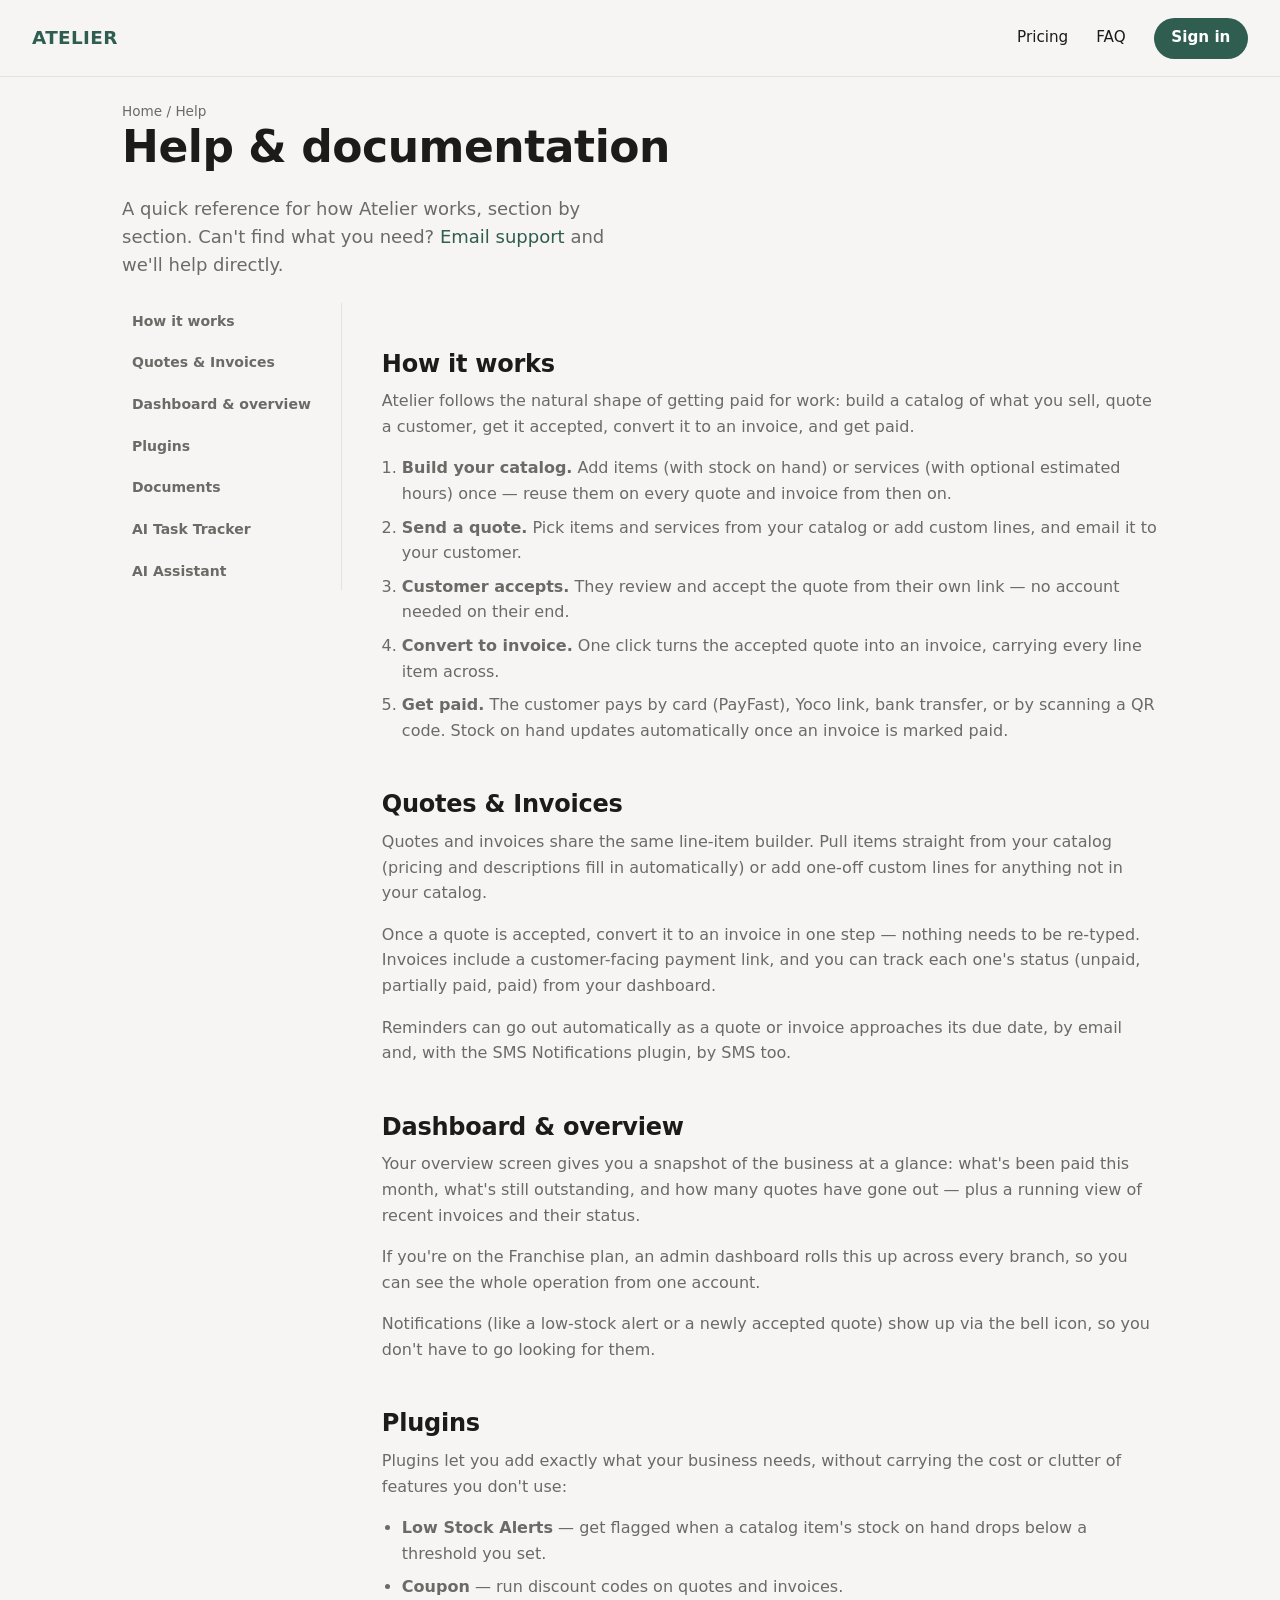
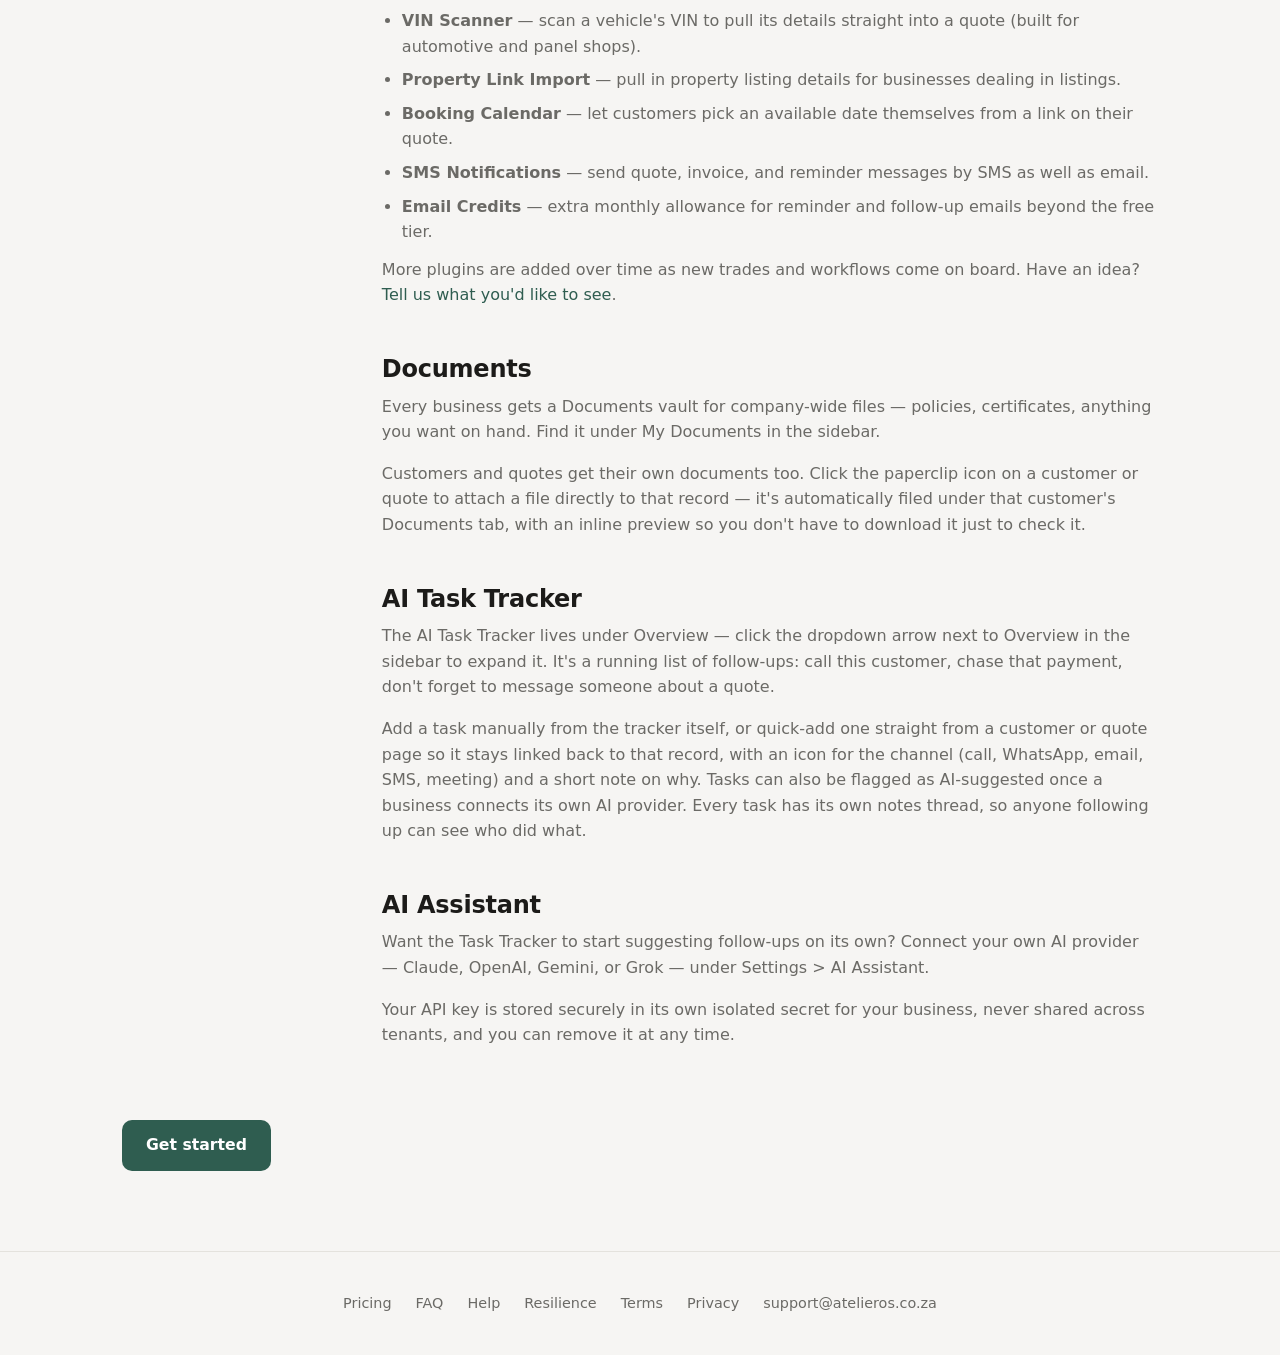
<file: help/index.html>
<!doctype html>
<html lang="en">
<head>
<meta charset="UTF-8" />
<meta name="viewport" content="width=device-width, initial-scale=1.0" />
<title>Atelier Help — How It Works, Quotes & Invoices, Dashboard, Plugins</title>
<meta name="description" content="How Atelier works: quotes and invoices, the dashboard and overview, and the plugin ecosystem — a quick reference for getting the most out of your workspace." />
<link rel="canonical" href="https://atelieros.co.za/help/" />
<meta property="og:type" content="website" />
<meta property="og:title" content="Atelier Help" />
<meta property="og:description" content="How Atelier works, section by section." />
<meta property="og:url" content="https://atelieros.co.za/help/" />
<link rel="icon" type="image/png" href="/atelier-icon-v2.png" />
<link rel="apple-touch-icon" href="/favicon-180.png" />
<link rel="stylesheet" href="/style.css" />
<script type="application/ld+json">
{
  "@context": "https://schema.org",
  "@type": "BreadcrumbList",
  "itemListElement": [
    { "@type": "ListItem", "position": 1, "name": "Home", "item": "https://atelieros.co.za/" },
    { "@type": "ListItem", "position": 2, "name": "Help", "item": "https://atelieros.co.za/help/" }
  ]
}
</script>
</head>
<body>
<header>
  <span class="logo"><a href="/" style="color:inherit">Atelier</a></span>
  <nav>
    <a href="/pricing/">Pricing</a>
    <a href="/faq/">FAQ</a>
    <a href="https://app.atelieros.co.za/">Sign in</a>
  </nav>
</header>
<main>
  <p class="breadcrumb"><a href="/">Home</a> / Help</p>
  <h1>Help &amp; documentation</h1>
  <p class="lead">A quick reference for how Atelier works, section by section. Can't find what you need? <a href="mailto:support@atelieros.co.za">Email support</a> and we'll help directly.</p>

  <div class="help-layout">
    <nav class="help-sidebar">
      <a href="#how-it-works">How it works</a>
      <a href="#quotes-invoices">Quotes &amp; Invoices</a>
      <a href="#dashboard">Dashboard &amp; overview</a>
      <a href="#plugins">Plugins</a>
      <a href="#documents">Documents</a>
      <a href="#ai-task-tracker">AI Task Tracker</a>
      <a href="#ai-assistant">AI Assistant</a>
    </nav>

    <div class="help-content">
      <section id="how-it-works" class="help-section">
        <h2>How it works</h2>
        <p>Atelier follows the natural shape of getting paid for work: build a catalog of what you sell, quote a customer, get it accepted, convert it to an invoice, and get paid.</p>
        <ol>
          <li><strong>Build your catalog.</strong> Add items (with stock on hand) or services (with optional estimated hours) once — reuse them on every quote and invoice from then on.</li>
          <li><strong>Send a quote.</strong> Pick items and services from your catalog or add custom lines, and email it to your customer.</li>
          <li><strong>Customer accepts.</strong> They review and accept the quote from their own link — no account needed on their end.</li>
          <li><strong>Convert to invoice.</strong> One click turns the accepted quote into an invoice, carrying every line item across.</li>
          <li><strong>Get paid.</strong> The customer pays by card (PayFast), Yoco link, bank transfer, or by scanning a QR code. Stock on hand updates automatically once an invoice is marked paid.</li>
        </ol>
      </section>

      <section id="quotes-invoices" class="help-section">
        <h2>Quotes &amp; Invoices</h2>
        <p>Quotes and invoices share the same line-item builder. Pull items straight from your catalog (pricing and descriptions fill in automatically) or add one-off custom lines for anything not in your catalog.</p>
        <p>Once a quote is accepted, convert it to an invoice in one step — nothing needs to be re-typed. Invoices include a customer-facing payment link, and you can track each one's status (unpaid, partially paid, paid) from your dashboard.</p>
        <p>Reminders can go out automatically as a quote or invoice approaches its due date, by email and, with the SMS Notifications plugin, by SMS too.</p>
      </section>

      <section id="dashboard" class="help-section">
        <h2>Dashboard &amp; overview</h2>
        <p>Your overview screen gives you a snapshot of the business at a glance: what's been paid this month, what's still outstanding, and how many quotes have gone out — plus a running view of recent invoices and their status.</p>
        <p>If you're on the Franchise plan, an admin dashboard rolls this up across every branch, so you can see the whole operation from one account.</p>
        <p>Notifications (like a low-stock alert or a newly accepted quote) show up via the bell icon, so you don't have to go looking for them.</p>
      </section>

      <section id="plugins" class="help-section">
        <h2>Plugins</h2>
        <p>Plugins let you add exactly what your business needs, without carrying the cost or clutter of features you don't use:</p>
        <ul>
          <li><strong>Low Stock Alerts</strong> — get flagged when a catalog item's stock on hand drops below a threshold you set.</li>
          <li><strong>Coupon</strong> — run discount codes on quotes and invoices.</li>
          <li><strong>VIN Scanner</strong> — scan a vehicle's VIN to pull its details straight into a quote (built for automotive and panel shops).</li>
          <li><strong>Property Link Import</strong> — pull in property listing details for businesses dealing in listings.</li>
          <li><strong>Booking Calendar</strong> — let customers pick an available date themselves from a link on their quote.</li>
          <li><strong>SMS Notifications</strong> — send quote, invoice, and reminder messages by SMS as well as email.</li>
          <li><strong>Email Credits</strong> — extra monthly allowance for reminder and follow-up emails beyond the free tier.</li>
        </ul>
        <p>More plugins are added over time as new trades and workflows come on board. Have an idea? <a href="mailto:support@atelieros.co.za">Tell us what you'd like to see</a>.</p>
      </section>

      <section id="documents" class="help-section">
        <h2>Documents</h2>
        <p>Every business gets a Documents vault for company-wide files — policies, certificates, anything you want on hand. Find it under My Documents in the sidebar.</p>
        <p>Customers and quotes get their own documents too. Click the paperclip icon on a customer or quote to attach a file directly to that record — it's automatically filed under that customer's Documents tab, with an inline preview so you don't have to download it just to check it.</p>
      </section>

      <section id="ai-task-tracker" class="help-section">
        <h2>AI Task Tracker</h2>
        <p>The AI Task Tracker lives under Overview — click the dropdown arrow next to Overview in the sidebar to expand it. It's a running list of follow-ups: call this customer, chase that payment, don't forget to message someone about a quote.</p>
        <p>Add a task manually from the tracker itself, or quick-add one straight from a customer or quote page so it stays linked back to that record, with an icon for the channel (call, WhatsApp, email, SMS, meeting) and a short note on why. Tasks can also be flagged as AI-suggested once a business connects its own AI provider. Every task has its own notes thread, so anyone following up can see who did what.</p>
      </section>

      <section id="ai-assistant" class="help-section">
        <h2>AI Assistant</h2>
        <p>Want the Task Tracker to start suggesting follow-ups on its own? Connect your own AI provider — Claude, OpenAI, Gemini, or Grok — under Settings &gt; AI Assistant.</p>
        <p>Your API key is stored securely in its own isolated secret for your business, never shared across tenants, and you can remove it at any time.</p>
      </section>
    </div>
  </div>

  <a class="cta" href="https://app.atelieros.co.za/">Get started</a>
</main>
<footer>
  <a href="/pricing/">Pricing</a>
  <a href="/faq/">FAQ</a>
  <a href="/help/">Help</a>
  <a href="/resilience/">Resilience</a>
  <a href="https://app.atelieros.co.za/terms">Terms</a>
  <a href="https://app.atelieros.co.za/privacy">Privacy</a>
  <span>support@atelieros.co.za</span>
</footer>
</body>
</html>
</file>
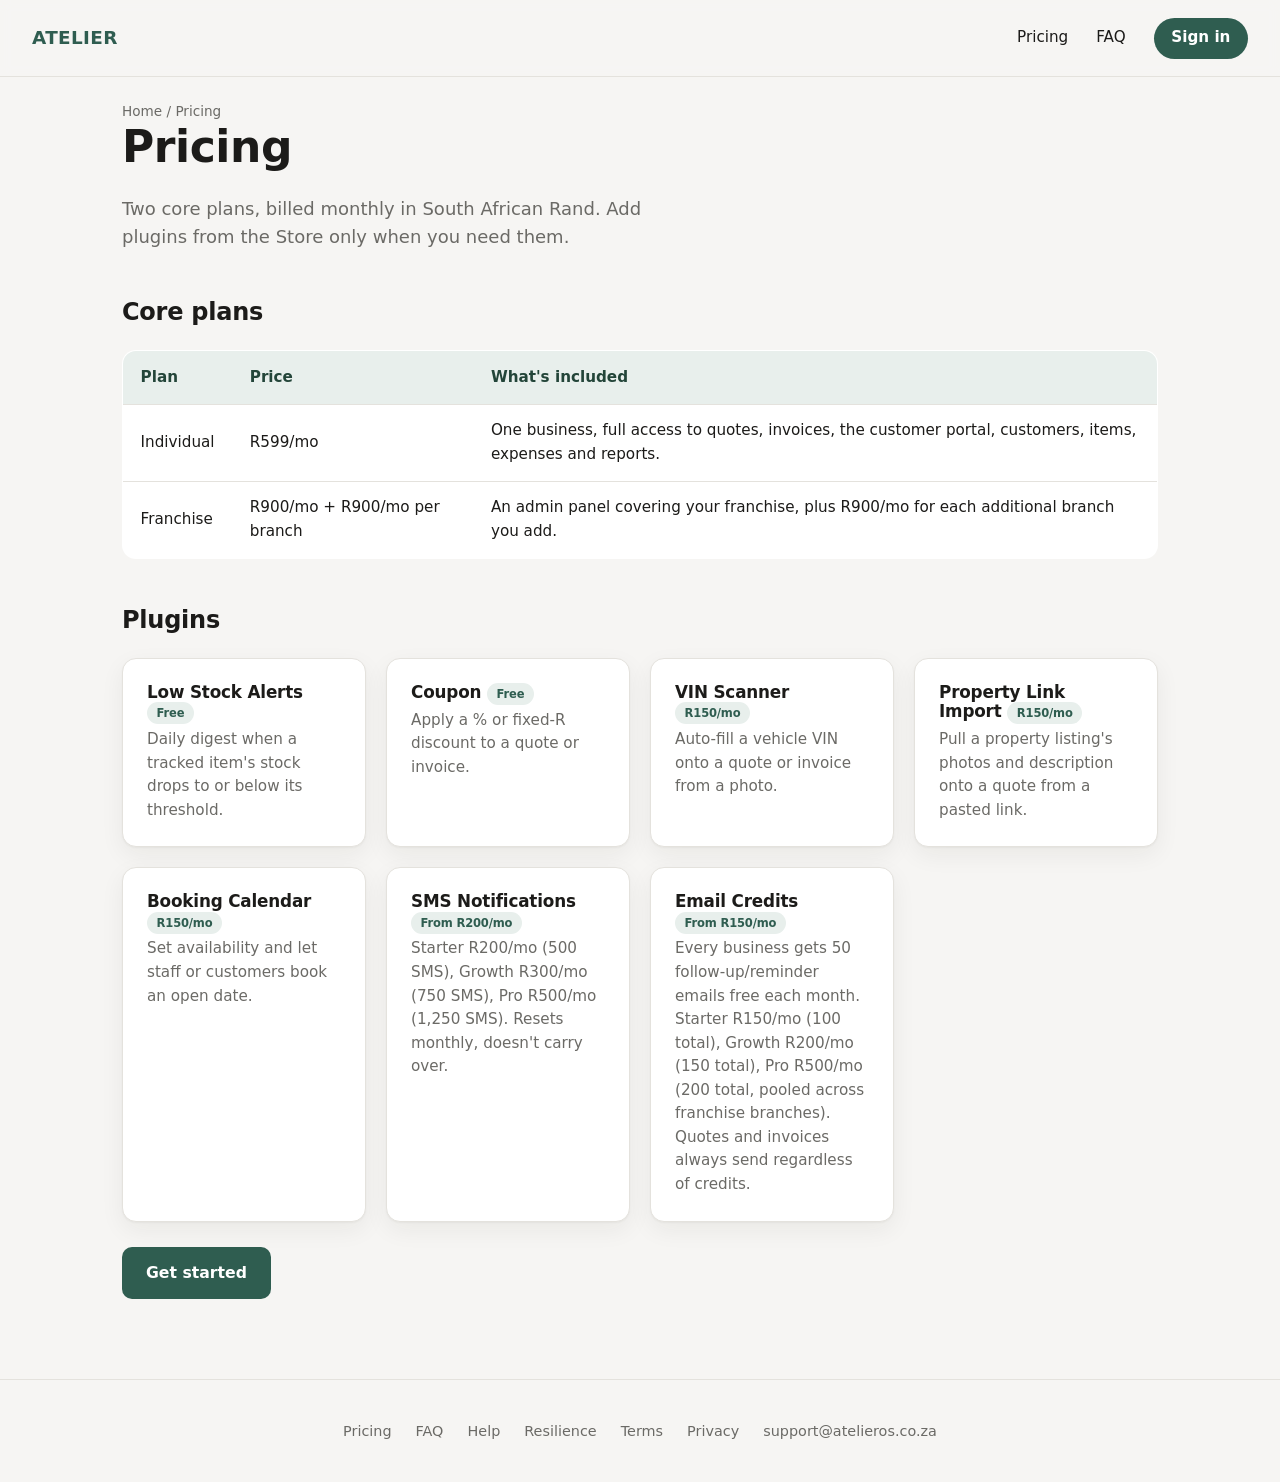
<file: pricing/index.html>
<!doctype html>
<html lang="en">
<head>
<meta charset="UTF-8" />
<meta name="viewport" content="width=device-width, initial-scale=1.0" />
<title>Atelier Pricing — Plans &amp; Plugins (ZAR)</title>
<meta name="description" content="Atelier pricing: Individual plan R599/mo, Franchise plan R900/mo plus R900/mo per additional branch, with optional plugins from free to R500/mo for SMS, email, VIN scanning, property import and booking calendars." />
<link rel="canonical" href="https://atelieros.co.za/pricing/" />
<meta property="og:type" content="website" />
<meta property="og:title" content="Atelier Pricing — Plans &amp; Plugins (ZAR)" />
<meta property="og:description" content="Individual R599/mo, Franchise R900/mo plus R900/mo per branch, plus optional plugins." />
<meta property="og:url" content="https://atelieros.co.za/pricing/" />
<link rel="icon" type="image/png" href="/atelier-icon-v2.png" />
<link rel="apple-touch-icon" href="/favicon-180.png" />
<link rel="stylesheet" href="/style.css" />
<script type="application/ld+json">
{
  "@context": "https://schema.org",
  "@type": "BreadcrumbList",
  "itemListElement": [
    { "@type": "ListItem", "position": 1, "name": "Home", "item": "https://atelieros.co.za/" },
    { "@type": "ListItem", "position": 2, "name": "Pricing", "item": "https://atelieros.co.za/pricing/" }
  ]
}
</script>
</head>
<body>
<header>
  <span class="logo"><a href="/" style="color:inherit">Atelier</a></span>
  <nav>
    <a href="/pricing/">Pricing</a>
    <a href="/faq/">FAQ</a>
    <a href="https://app.atelieros.co.za/">Sign in</a>
  </nav>
</header>
<main>
  <p class="breadcrumb"><a href="/">Home</a> / Pricing</p>
  <h1>Pricing</h1>
  <p class="lead">Two core plans, billed monthly in South African Rand. Add plugins from the Store only when you need them.</p>

  <h2>Core plans</h2>
  <table class="pricing-table">
    <thead>
      <tr><th>Plan</th><th>Price</th><th>What's included</th></tr>
    </thead>
    <tbody>
      <tr>
        <td>Individual</td>
        <td>R599/mo</td>
        <td>One business, full access to quotes, invoices, the customer portal, customers, items, expenses and reports.</td>
      </tr>
      <tr>
        <td>Franchise</td>
        <td>R900/mo + R900/mo per branch</td>
        <td>An admin panel covering your franchise, plus R900/mo for each additional branch you add.</td>
      </tr>
    </tbody>
  </table>

  <h2>Plugins</h2>
  <div class="cards">
    <div class="card"><h3>Low Stock Alerts <span class="price">Free</span></h3><p>Daily digest when a tracked item's stock drops to or below its threshold.</p></div>
    <div class="card"><h3>Coupon <span class="price">Free</span></h3><p>Apply a % or fixed-R discount to a quote or invoice.</p></div>
    <div class="card"><h3>VIN Scanner <span class="price">R150/mo</span></h3><p>Auto-fill a vehicle VIN onto a quote or invoice from a photo.</p></div>
    <div class="card"><h3>Property Link Import <span class="price">R150/mo</span></h3><p>Pull a property listing's photos and description onto a quote from a pasted link.</p></div>
    <div class="card"><h3>Booking Calendar <span class="price">R150/mo</span></h3><p>Set availability and let staff or customers book an open date.</p></div>
    <div class="card">
      <h3>SMS Notifications <span class="price">From R200/mo</span></h3>
      <p>Starter R200/mo (500 SMS), Growth R300/mo (750 SMS), Pro R500/mo (1,250 SMS). Resets monthly, doesn't carry over.</p>
    </div>
    <div class="card">
      <h3>Email Credits <span class="price">From R150/mo</span></h3>
      <p>Every business gets 50 follow-up/reminder emails free each month. Starter R150/mo (100 total), Growth R200/mo (150 total), Pro R500/mo (200 total, pooled across franchise branches). Quotes and invoices always send regardless of credits.</p>
    </div>
  </div>

  <div class="cta-row">
    <a class="cta" href="https://app.atelieros.co.za/">Get started</a>
  </div>
</main>
<footer>
  <a href="/pricing/">Pricing</a>
  <a href="/faq/">FAQ</a>
  <a href="/help/">Help</a>
  <a href="/resilience/">Resilience</a>
  <a href="https://app.atelieros.co.za/terms">Terms</a>
  <a href="https://app.atelieros.co.za/privacy">Privacy</a>
  <span>support@atelieros.co.za</span>
</footer>
</body>
</html>
</file>
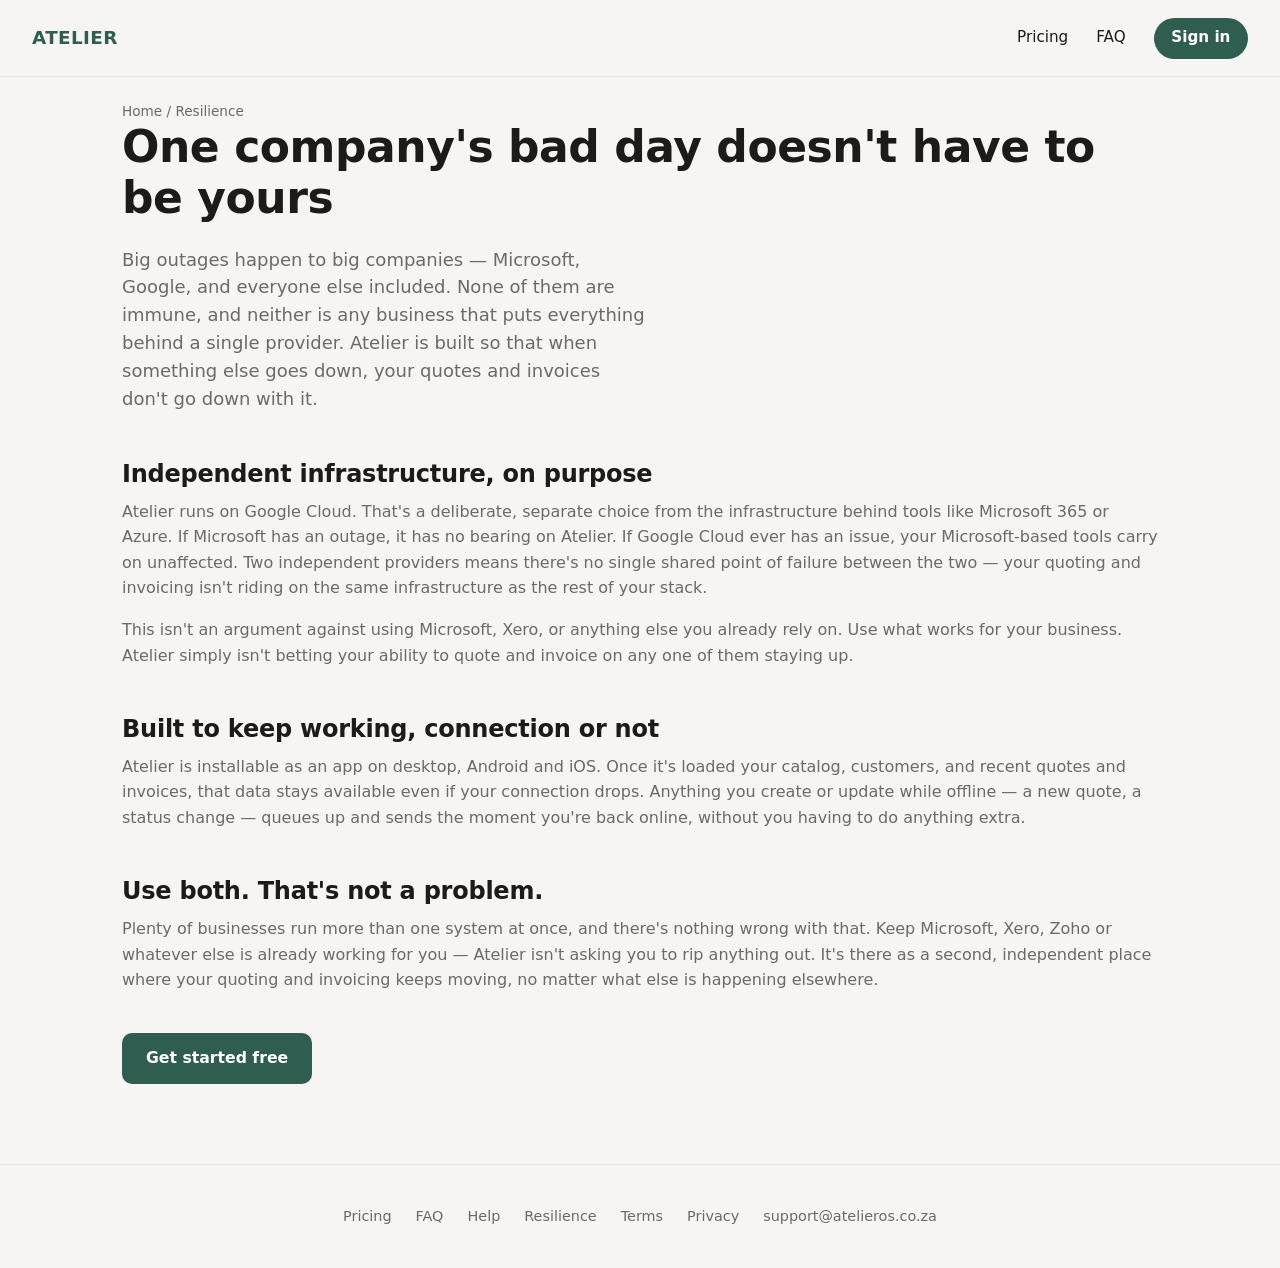
<file: resilience/index.html>
<!doctype html>
<html lang="en">
<head>
<meta charset="UTF-8" />
<meta name="viewport" content="width=device-width, initial-scale=1.0" />
<title>Atelier Resilience — Independent Infrastructure, Works Offline</title>
<meta name="description" content="Why a Microsoft, Google, or any other single vendor's bad day doesn't have to be yours: Atelier runs on independent infrastructure and keeps your quotes and invoices moving even when your connection doesn't." />
<link rel="canonical" href="https://atelieros.co.za/resilience/" />
<meta property="og:type" content="website" />
<meta property="og:title" content="Atelier Resilience" />
<meta property="og:description" content="Independent infrastructure. Works offline. Your business keeps moving." />
<meta property="og:url" content="https://atelieros.co.za/resilience/" />
<link rel="icon" type="image/png" href="/atelier-icon-v2.png" />
<link rel="apple-touch-icon" href="/favicon-180.png" />
<link rel="stylesheet" href="/style.css" />
<script type="application/ld+json">
{
  "@context": "https://schema.org",
  "@type": "BreadcrumbList",
  "itemListElement": [
    { "@type": "ListItem", "position": 1, "name": "Home", "item": "https://atelieros.co.za/" },
    { "@type": "ListItem", "position": 2, "name": "Resilience", "item": "https://atelieros.co.za/resilience/" }
  ]
}
</script>
</head>
<body>
<header>
  <span class="logo"><a href="/" style="color:inherit">Atelier</a></span>
  <nav>
    <a href="/pricing/">Pricing</a>
    <a href="/faq/">FAQ</a>
    <a href="https://app.atelieros.co.za/">Sign in</a>
  </nav>
</header>
<main>
  <p class="breadcrumb"><a href="/">Home</a> / Resilience</p>
  <h1>One company's bad day doesn't have to be yours</h1>
  <p class="lead">Big outages happen to big companies — Microsoft, Google, and everyone else included. None of them are immune, and neither is any business that puts everything behind a single provider. Atelier is built so that when something else goes down, your quotes and invoices don't go down with it.</p>

  <section class="help-section">
    <h2>Independent infrastructure, on purpose</h2>
    <p>Atelier runs on Google Cloud. That's a deliberate, separate choice from the infrastructure behind tools like Microsoft 365 or Azure. If Microsoft has an outage, it has no bearing on Atelier. If Google Cloud ever has an issue, your Microsoft-based tools carry on unaffected. Two independent providers means there's no single shared point of failure between the two — your quoting and invoicing isn't riding on the same infrastructure as the rest of your stack.</p>
    <p>This isn't an argument against using Microsoft, Xero, or anything else you already rely on. Use what works for your business. Atelier simply isn't betting your ability to quote and invoice on any one of them staying up.</p>
  </section>

  <section class="help-section">
    <h2>Built to keep working, connection or not</h2>
    <p>Atelier is installable as an app on desktop, Android and iOS. Once it's loaded your catalog, customers, and recent quotes and invoices, that data stays available even if your connection drops. Anything you create or update while offline — a new quote, a status change — queues up and sends the moment you're back online, without you having to do anything extra.</p>
  </section>

  <section class="help-section">
    <h2>Use both. That's not a problem.</h2>
    <p>Plenty of businesses run more than one system at once, and there's nothing wrong with that. Keep Microsoft, Xero, Zoho or whatever else is already working for you — Atelier isn't asking you to rip anything out. It's there as a second, independent place where your quoting and invoicing keeps moving, no matter what else is happening elsewhere.</p>
  </section>

  <a class="cta" href="https://app.atelieros.co.za/">Get started free</a>
</main>
<footer>
  <a href="/pricing/">Pricing</a>
  <a href="/faq/">FAQ</a>
  <a href="/help/">Help</a>
  <a href="/resilience/">Resilience</a>
  <a href="https://app.atelieros.co.za/terms">Terms</a>
  <a href="https://app.atelieros.co.za/privacy">Privacy</a>
  <span>support@atelieros.co.za</span>
</footer>
</body>
</html>
</file>
<file: style.css>
:root {
  --ink: #1c1b19;
  --bg: #f6f5f3;
  --panel: #ffffff;
  --line: #e4e2dd;
  --accent: #2f5d50;
  --accent-dark: #234539;
  --accent-soft: #e8efec;
  --muted: #6b6a66;
  --radius: 14px;
  --shadow: 0 1px 2px rgba(28,27,25,0.04), 0 8px 24px rgba(28,27,25,0.06);
  --font: ui-sans-serif, system-ui, -apple-system, "Segoe UI", Roboto, Helvetica, Arial, sans-serif, "Apple Color Emoji", "Segoe UI Emoji";
}

* { box-sizing: border-box; }

html, body {
  margin: 0;
  padding: 0;
  background: var(--bg);
  color: var(--ink);
  font-family: var(--font);
  line-height: 1.55;
  -webkit-font-smoothing: antialiased;
}

a { color: var(--accent); text-decoration: none; }
a:hover { text-decoration: underline; }

h1, h2, h3 { line-height: 1.15; letter-spacing: -0.01em; margin: 0 0 0.5em; }
h1 { font-size: clamp(2rem, 4vw, 2.75rem); font-weight: 700; }
h2 { font-size: 1.5rem; font-weight: 700; margin-top: 3rem; }
h3 { font-size: 1.05rem; font-weight: 600; }
p { margin: 0 0 1em; color: var(--ink); }
.lead { font-size: 1.125rem; color: var(--muted); max-width: 46ch; }

header {
  position: sticky;
  top: 0;
  z-index: 10;
  display: flex;
  align-items: center;
  justify-content: space-between;
  padding: 1.1rem 2rem;
  background: rgba(246,245,243,0.92);
  backdrop-filter: blur(6px);
  border-bottom: 1px solid var(--line);
}
header .logo {
  font-weight: 800;
  font-size: 1.15rem;
  letter-spacing: 0.02em;
  color: var(--accent);
  text-transform: uppercase;
}
header nav { display: flex; align-items: center; gap: 1.75rem; }
header nav a { color: var(--ink); font-weight: 500; font-size: 0.95rem; }
header nav a:hover { color: var(--accent); text-decoration: none; }
header nav a:last-child {
  background: var(--accent);
  color: #fff;
  padding: 0.55rem 1.1rem;
  border-radius: 999px;
  font-weight: 600;
}
header nav a:last-child:hover { background: var(--accent-dark); }

main { max-width: 1100px; margin: 0 auto; padding: 0 2rem 5rem; }

.hero {
  display: grid;
  grid-template-columns: 1.1fr 1fr;
  gap: 3rem;
  align-items: center;
  padding: 4.5rem 0 3rem;
}
@media (max-width: 860px) {
  .hero { grid-template-columns: 1fr; padding-top: 2.5rem; }
}

.hero-copy .eyebrow {
  display: inline-block;
  font-size: 0.8rem;
  font-weight: 700;
  letter-spacing: 0.08em;
  text-transform: uppercase;
  color: var(--accent);
  background: var(--accent-soft);
  padding: 0.3rem 0.75rem;
  border-radius: 999px;
  margin-bottom: 1rem;
}

.cta-row { display: flex; gap: 0.9rem; flex-wrap: wrap; margin-top: 1.6rem; }
.cta, .ghost-cta {
  display: inline-block;
  padding: 0.85rem 1.5rem;
  border-radius: 10px;
  font-weight: 600;
  font-size: 0.98rem;
}
.cta {
  background: var(--accent);
  color: #fff;
}
.cta:hover { background: var(--accent-dark); text-decoration: none; }
.ghost-cta {
  background: var(--panel);
  color: var(--ink);
  border: 1px solid var(--line);
}
.ghost-cta:hover { border-color: var(--accent); text-decoration: none; }

.placeholder-img {
  display: flex;
  align-items: center;
  justify-content: center;
  text-align: center;
  background: var(--panel);
  border: 1.5px dashed var(--line);
  border-radius: var(--radius);
  color: var(--muted);
  font-size: 0.85rem;
  padding: 1.5rem;
}
.hero-image.placeholder-img { aspect-ratio: 4 / 3; }
.plugin-card .placeholder-img { aspect-ratio: 16 / 9; border-radius: var(--radius) var(--radius) 0 0; border-width: 1.5px 1.5px 0 1.5px; }

.cards, .plans, .plugins {
  display: grid;
  grid-template-columns: repeat(auto-fit, minmax(230px, 1fr));
  gap: 1.25rem;
  margin-top: 1.5rem;
}

.card {
  background: var(--panel);
  border: 1px solid var(--line);
  border-radius: var(--radius);
  box-shadow: var(--shadow);
  padding: 1.5rem;
}
.card h3 { margin-bottom: 0.4rem; }
.card p { color: var(--muted); font-size: 0.95rem; margin-bottom: 0; }

.plugin-card {
  background: var(--panel);
  border: 1px solid var(--line);
  border-radius: var(--radius);
  box-shadow: var(--shadow);
  overflow: hidden;
  display: flex;
  flex-direction: column;
}
.plugin-card .plugin-body { padding: 1.25rem 1.5rem 1.5rem; }
.plugin-card h3 {
  display: flex;
  align-items: center;
  justify-content: space-between;
  gap: 0.5rem;
}
.plugin-card p { color: var(--muted); font-size: 0.93rem; margin-bottom: 0; }

.price {
  font-size: 0.72rem;
  font-weight: 700;
  color: var(--accent);
  background: var(--accent-soft);
  padding: 0.25rem 0.6rem;
  border-radius: 999px;
  white-space: nowrap;
}

.faq-item {
  border-top: 1px solid var(--line);
  padding: 1.5rem 0;
}
.faq-item:first-of-type { border-top: none; }
.faq-item h3 { margin-bottom: 0.4rem; }
.faq-item p { color: var(--muted); margin-bottom: 0; }

.pricing-table {
  width: 100%;
  border-collapse: collapse;
  margin: 1.5rem 0;
  background: var(--panel);
  border: 1px solid var(--line);
  border-radius: var(--radius);
  overflow: hidden;
}
.pricing-table th, .pricing-table td {
  text-align: left;
  padding: 0.9rem 1.1rem;
  border-bottom: 1px solid var(--line);
  font-size: 0.95rem;
}
.pricing-table th { background: var(--accent-soft); color: var(--accent-dark); font-weight: 700; }
.pricing-table tr:last-child td { border-bottom: none; }

.breadcrumb {
  font-size: 0.85rem;
  color: var(--muted);
  margin: 1.5rem 0 0;
}
.breadcrumb a { color: var(--muted); }
.breadcrumb a:hover { color: var(--accent); }

footer {
  border-top: 1px solid var(--line);
  padding: 2.5rem 2rem;
  display: flex;
  flex-wrap: wrap;
  gap: 1.5rem;
  align-items: center;
  justify-content: center;
  color: var(--muted);
  font-size: 0.9rem;
}
footer a { color: var(--muted); }
footer a:hover { color: var(--accent); }

.plugin-request {
  background: var(--accent-soft);
  border: 1px solid var(--line);
  border-radius: var(--radius);
  padding: 2rem;
  text-align: center;
  margin-top: 1.5rem;
}
.plugin-request h3 { margin-bottom: 0.4rem; }
.plugin-request p { color: var(--muted); max-width: 55ch; margin: 0 auto 1.2rem; }

.hero-image {
  width: 100%;
  border-radius: var(--radius);
  box-shadow: var(--shadow);
  border: 1px solid var(--line);
  display: block;
}

/* Hero phone mockup — animated invoice demo */
.hero-phone { display: flex; justify-content: center; }
.phone-device {
  width: 260px;
  background: var(--ink);
  border-radius: 36px;
  padding: 10px;
  box-shadow: var(--shadow);
  position: relative;
}
.phone-notch {
  position: absolute;
  top: 10px;
  left: 50%;
  transform: translateX(-50%);
  width: 90px;
  height: 18px;
  background: var(--ink);
  border-radius: 0 0 10px 10px;
  z-index: 2;
}
.phone-screen {
  background: var(--bg);
  border-radius: 26px;
  padding: 36px 14px 14px;
  min-height: 420px;
}
.phone-screen-label {
  font-size: 0.8rem;
  font-weight: 600;
  color: var(--accent-dark);
  margin-bottom: 0.7rem;
}
.invoice-card {
  background: var(--panel);
  border: 1px solid var(--line);
  border-radius: 14px;
  padding: 0.85rem;
}
.invoice-card-top {
  display: flex;
  justify-content: space-between;
  align-items: center;
  margin-bottom: 0.4rem;
}
.invoice-number { font-size: 0.75rem; color: var(--muted); }
.invoice-badge {
  font-size: 0.68rem;
  font-weight: 600;
  padding: 0.15rem 0.55rem;
  border-radius: 999px;
  background: var(--line);
  color: var(--muted);
  transition: background 0.3s ease, color 0.3s ease;
}
.invoice-badge.is-sending { background: #faeeda; color: #854f0b; }
.invoice-badge.is-sent { background: #e6f1fb; color: #0c447c; }
.invoice-badge.is-paid { background: var(--accent-soft); color: var(--accent-dark); }
.invoice-customer { font-size: 0.78rem; color: var(--ink); margin-bottom: 0.6rem; }
.invoice-items {
  border-top: 1px solid var(--line);
  border-bottom: 1px solid var(--line);
  padding: 0.5rem 0;
  margin-bottom: 0.5rem;
}
.invoice-items-head, .invoice-item { display: flex; font-size: 0.68rem; }
.invoice-items-head {
  color: var(--muted);
  text-transform: uppercase;
  letter-spacing: 0.03em;
  margin-bottom: 0.35rem;
}
.invoice-item { color: var(--ink); margin-bottom: 0.3rem; }
.invoice-items-head span:first-child, .invoice-item span:first-child { flex: 1; padding-right: 0.3rem; }
.invoice-items-head span:nth-child(2), .invoice-item span:nth-child(2) { width: 22px; text-align: center; color: var(--muted); }
.invoice-items-head span:last-child, .invoice-item span:last-child { width: 48px; text-align: right; }
.invoice-subtotal {
  display: flex;
  justify-content: space-between;
  font-size: 0.68rem;
  color: var(--muted);
  margin-bottom: 0.15rem;
}
.invoice-total { display: flex; justify-content: space-between; align-items: center; margin-top: 0.3rem; }
.invoice-total span:first-child { font-size: 0.72rem; font-weight: 600; color: var(--muted); }
.invoice-amount {
  font-size: 1.35rem;
  font-weight: 600;
  color: var(--accent-dark);
  transition: transform 0.35s cubic-bezier(.34,1.56,.64,1);
}
.invoice-amount.is-paid { transform: scale(1.18); }
.invoice-cta {
  width: 100%;
  margin-top: 0.85rem;
  padding: 0.6rem;
  border: none;
  border-radius: 10px;
  background: var(--accent);
  color: #fff;
  font-size: 0.8rem;
  font-weight: 600;
  font-family: inherit;
  pointer-events: none;
  transition: opacity 0.3s ease;
}
@media (max-width: 860px) {
  .phone-device { width: 220px; }
}

:root { --yellow: #facc15; }

.card, .plugin-card {
  transition: border-color 0.15s ease, box-shadow 0.15s ease, transform 0.15s ease;
}
.card:hover {
  border-color: var(--accent);
  box-shadow: 0 2px 4px rgba(47,93,80,0.08), 0 12px 28px rgba(47,93,80,0.12);
  transform: translateY(-2px);
}
.plugin-card:hover {
  border-color: var(--yellow);
  box-shadow: 0 2px 4px rgba(250,204,21,0.12), 0 12px 28px rgba(250,204,21,0.18);
  transform: translateY(-2px);
}

.plugin-icon {
  width: 52px;
  height: 52px;
  background: var(--accent);
  border-radius: 12px;
  display: flex;
  align-items: center;
  justify-content: center;
  margin: 1.5rem 1.5rem 0;
}

.difference {
  background: var(--panel);
  border: 1px solid var(--line);
  border-radius: var(--radius);
  box-shadow: var(--shadow);
  padding: 2.5rem;
  margin-top: 3rem;
  text-align: center;
}
.difference h2 { margin-top: 0; max-width: 42ch; margin-left: auto; margin-right: auto; }
.difference .lead { max-width: 60ch; margin: 0 auto; }

.trade-grid {
  display: grid;
  grid-template-columns: repeat(auto-fit, minmax(230px, 1fr));
  gap: 1.25rem;
  margin-top: 1.5rem;
}
.trade-card {
  background: var(--panel);
  border: 1px solid var(--line);
  border-radius: var(--radius);
  box-shadow: var(--shadow);
  overflow: hidden;
  display: flex;
  flex-direction: column;
}
.trade-card img {
  width: 100%;
  aspect-ratio: 4 / 3;
  object-fit: cover;
  display: block;
}
.trade-card .trade-body { padding: 1.25rem 1.5rem 1.5rem; }
.trade-card h3 { margin-bottom: 0.3rem; }
.trade-card p { color: var(--muted); font-size: 0.93rem; margin-bottom: 0; }

.portal-spotlight {
  display: grid;
  grid-template-columns: 1fr 1fr;
  gap: 3rem;
  align-items: center;
  margin-top: 3rem;
}
@media (max-width: 860px) {
  .portal-spotlight { grid-template-columns: 1fr; }
}
.portal-mockup {
  background: var(--panel);
  border: 1px solid var(--line);
  border-radius: var(--radius);
  box-shadow: var(--shadow);
  overflow: hidden;
}
.portal-mockup-header {
  display: flex;
  justify-content: space-between;
  align-items: center;
  padding: 1.1rem 1.5rem;
  background: var(--ink);
  color: #fff;
  font-weight: 600;
}
.portal-status {
  background: var(--accent);
  color: #fff;
  font-size: 0.75rem;
  font-weight: 700;
  padding: 0.25rem 0.7rem;
  border-radius: 999px;
}
.portal-mockup-lines { padding: 1.5rem; }
.portal-line {
  display: flex;
  justify-content: space-between;
  padding: 0.6rem 0;
  border-bottom: 1px solid var(--line);
  font-size: 0.95rem;
}
.portal-total {
  border-bottom: none;
  font-weight: 700;
  color: var(--ink);
  padding-top: 0.9rem;
}
.portal-pay-methods {
  background: var(--accent-soft);
  color: var(--accent-dark);
  font-size: 0.85rem;
  font-weight: 600;
  text-align: center;
  padding: 0.9rem;
}

.multi-biz {
  display: grid;
  grid-template-columns: 1fr 1.1fr;
  gap: 3rem;
  align-items: center;
  margin-top: 3rem;
}
.multi-biz img {
  width: 100%;
  border-radius: var(--radius);
  box-shadow: var(--shadow);
  border: 1px solid var(--line);
  aspect-ratio: 4 / 3;
  object-fit: cover;
}
@media (max-width: 860px) {
  .multi-biz { grid-template-columns: 1fr; }
}

.meet-art {
  display: grid;
  grid-template-columns: 1.1fr 1fr;
  gap: 3rem;
  align-items: center;
  margin-top: 3rem;
}
@media (max-width: 860px) {
  .meet-art { grid-template-columns: 1fr; }
}
.art-bubble {
  background: var(--panel);
  border: 1px solid var(--line);
  border-radius: var(--radius);
  box-shadow: var(--shadow);
  padding: 1.5rem;
  display: flex;
  align-items: center;
  gap: 1rem;
}
.art-bubble-avatar {
  width: 44px;
  height: 44px;
  border-radius: 50%;
  background: var(--accent);
  color: #fff;
  font-weight: 700;
  display: flex;
  align-items: center;
  justify-content: center;
  flex-shrink: 0;
}
.art-bubble-msg {
  background: var(--bg);
  border-radius: 12px;
  padding: 0.9rem 1.1rem;
  font-size: 0.95rem;
  color: var(--ink);
}

.how-it-works {
  margin-top: 3rem;
  text-align: center;
}
.how-it-works-grid {
  display: flex;
  gap: 1rem;
  align-items: stretch;
  flex-wrap: wrap;
  margin-top: 1.5rem;
  text-align: left;
}
.how-step {
  flex: 1 1 200px;
  background: var(--panel);
  border: 1px solid var(--line);
  border-radius: var(--radius);
  box-shadow: var(--shadow);
  padding: 1.5rem;
}
.how-step-number {
  width: 28px;
  height: 28px;
  border-radius: 50%;
  background: var(--accent);
  color: #fff;
  font-weight: 700;
  font-size: 0.85rem;
  display: flex;
  align-items: center;
  justify-content: center;
  margin-bottom: 0.75rem;
}
.how-step h3 {
  margin: 0 0 0.4rem;
  font-size: 1rem;
}
.how-step p {
  margin: 0;
  font-size: 0.9rem;
  color: var(--muted);
}
.how-arrow {
  display: flex;
  align-items: center;
  justify-content: center;
  color: var(--line);
  font-size: 1.5rem;
  flex: 0 0 auto;
}
@media (max-width: 860px) {
  .how-it-works-grid { flex-direction: column; }
  .how-arrow { transform: rotate(90deg); margin: -0.5rem 0; }
}

.dashboard-spotlight {
  display: grid;
  grid-template-columns: 1.1fr 1fr;
  gap: 3rem;
  align-items: center;
  margin-top: 3rem;
}
@media (max-width: 860px) {
  .dashboard-spotlight { grid-template-columns: 1fr; }
}
.dashboard-mockup {
  background: var(--panel);
  border: 1px solid var(--line);
  border-radius: var(--radius);
  box-shadow: var(--shadow);
  overflow: hidden;
  padding: 1.5rem;
}
.dashboard-mockup-header {
  display: flex;
  justify-content: space-between;
  align-items: center;
  margin-bottom: 1.25rem;
}
.dashboard-mockup-greeting {
  font-size: 0.85rem;
  color: var(--muted);
}
.dashboard-mockup-business {
  font-weight: 700;
  font-size: 1.05rem;
}
.dashboard-mockup-avatar {
  width: 36px;
  height: 36px;
  border-radius: 50%;
  background: var(--ink);
  color: #fff;
  font-size: 0.8rem;
  font-weight: 700;
  display: flex;
  align-items: center;
  justify-content: center;
}
.dashboard-stats {
  display: grid;
  grid-template-columns: repeat(3, 1fr);
  gap: 0.75rem;
  margin-bottom: 1.25rem;
}
.dashboard-stat {
  background: var(--bg);
  border: 1px solid var(--line);
  border-radius: 10px;
  padding: 0.75rem;
  display: flex;
  flex-direction: column;
  gap: 0.25rem;
}
.dashboard-stat-label {
  font-size: 0.7rem;
  color: var(--muted);
  text-transform: uppercase;
  letter-spacing: 0.03em;
}
.dashboard-stat-value {
  font-weight: 700;
  font-size: 1rem;
}
.dashboard-stat-value.accent {
  color: var(--accent);
}
.dashboard-chart {
  display: flex;
  align-items: flex-end;
  gap: 0.5rem;
  height: 90px;
  margin-bottom: 1.25rem;
  padding: 0 0.25rem;
}
.dashboard-chart-bar {
  flex: 1;
  background: var(--accent);
  border-radius: 4px 4px 0 0;
  opacity: 0.85;
}
.dashboard-invoices {
  border-top: 1px solid var(--line);
  padding-top: 0.75rem;
}
.dashboard-invoice-row {
  display: grid;
  grid-template-columns: 1.4fr auto 1fr;
  align-items: center;
  gap: 0.75rem;
  font-size: 0.85rem;
  padding: 0.4rem 0;
}
.dashboard-invoice-row span:last-child {
  text-align: right;
  font-weight: 600;
}
.status-badge {
  justify-self: start;
  font-size: 0.7rem;
  font-weight: 700;
  padding: 0.15rem 0.6rem;
  border-radius: 999px;
}
.status-badge.paid {
  background: var(--accent-soft);
  color: var(--accent-dark);
}
.status-badge.partial {
  background: rgba(250, 204, 21, 0.2);
  color: #8a6d00;
}
.status-badge.unpaid {
  background: var(--bg);
  color: var(--muted);
  border: 1px solid var(--line);
}

.art-bubble-avatar-wrap {
  position: relative;
  flex-shrink: 0;
}
.art-tap-badge {
  position: absolute;
  top: -6px;
  right: -10px;
  background: var(--yellow);
  color: var(--ink);
  font-size: 0.6rem;
  font-weight: 700;
  padding: 0.1rem 0.4rem;
  border-radius: 999px;
  animation: art-pulse 2s ease-in-out infinite;
}
@keyframes art-pulse {
  0%, 100% { transform: scale(1); }
  50% { transform: scale(1.08); }
}
button.art-bubble-avatar {
  border: none;
  cursor: pointer;
  padding: 0;
  font: inherit;
}
.art-chat-overlay {
  display: none;
  position: fixed;
  inset: 0;
  background: rgba(28, 27, 25, 0.4);
  align-items: center;
  justify-content: center;
  z-index: 100;
  padding: 1rem;
}
.art-chat-overlay.open {
  display: flex;
}
.art-chat-modal {
  background: var(--panel);
  border-radius: var(--radius);
  box-shadow: var(--shadow);
  width: 100%;
  max-width: 420px;
  display: flex;
  flex-direction: column;
  max-height: 80vh;
  overflow: hidden;
}
.art-chat-header {
  display: flex;
  align-items: center;
  justify-content: space-between;
  padding: 1rem;
  border-bottom: 1px solid var(--line);
}
.art-chat-header-info {
  display: flex;
  align-items: center;
  gap: 0.6rem;
}
.art-chat-avatar {
  width: 32px;
  height: 32px;
  border-radius: 50%;
  background: var(--accent);
  color: #fff;
  display: flex;
  align-items: center;
  justify-content: center;
  flex-shrink: 0;
}
.art-chat-title {
  font-weight: 700;
  font-size: 0.95rem;
}
.art-chat-subtitle {
  font-size: 0.75rem;
  color: var(--muted);
}
.art-chat-close {
  background: none;
  border: none;
  font-size: 1.3rem;
  line-height: 1;
  color: var(--muted);
  cursor: pointer;
  padding: 0.2rem 0.4rem;
}
.art-chat-messages {
  flex: 1;
  overflow-y: auto;
  padding: 1rem;
  display: flex;
  flex-direction: column;
  gap: 0.6rem;
}
.art-chat-row {
  display: flex;
}
.art-chat-row.user {
  justify-content: flex-end;
}
.art-chat-bubble {
  max-width: 80%;
  padding: 0.5rem 0.75rem;
  border-radius: 12px;
  font-size: 0.85rem;
  line-height: 1.4;
}
.art-chat-bubble.art {
  background: var(--bg);
  color: var(--ink);
  border: 1px solid var(--line);
}
.art-chat-bubble.user {
  background: var(--accent);
  color: #fff;
}
.art-chat-input-row {
  display: flex;
  gap: 0.5rem;
  padding: 0.75rem;
  border-top: 1px solid var(--line);
}
.art-chat-input-row input {
  flex: 1;
  padding: 0.5rem 0.75rem;
  border: 1px solid var(--line);
  border-radius: 8px;
  font-size: 0.85rem;
  outline: none;
}
.art-chat-input-row input:focus {
  border-color: var(--accent);
}
.art-chat-send {
  background: var(--accent);
  color: #fff;
  border: none;
  border-radius: 8px;
  padding: 0.5rem 1rem;
  font-size: 0.85rem;
  font-weight: 600;
  cursor: pointer;
}
.art-chat-footnote {
  font-size: 0.7rem;
  color: var(--muted);
  text-align: center;
  padding: 0.5rem 1rem 0.9rem;
}

.help-layout {
  display: flex;
  gap: 40px;
  align-items: flex-start;
  margin: 24px 0 32px;
}
.help-sidebar {
  position: sticky;
  top: 24px;
  display: flex;
  flex-direction: column;
  gap: 4px;
  min-width: 190px;
  flex-shrink: 0;
  border-right: 1px solid var(--line);
  padding-right: 20px;
}
.help-sidebar a {
  padding: 8px 10px;
  border-radius: 8px;
  color: var(--muted);
  text-decoration: none;
  font-weight: 600;
  font-size: 14px;
}
.help-sidebar a:hover {
  background: var(--accent-soft);
  color: var(--accent-dark);
}
.help-content { flex: 1; min-width: 0; }
.help-section { margin-bottom: 40px; scroll-margin-top: 20px; }
.help-section h2 { margin-bottom: 10px; }
.help-section p, .help-section li { color: var(--muted); line-height: 1.6; }
.help-section ol, .help-section ul { padding-left: 20px; margin: 12px 0; }
.help-section li { margin-bottom: 8px; }

@media (max-width: 760px) {
  .help-layout { flex-direction: column; gap: 20px; }
  .help-sidebar {
    position: static;
    flex-direction: row;
    overflow-x: auto;
    border-right: none;
    border-bottom: 1px solid var(--line);
    padding: 0 0 12px;
    width: 100%;
  }
  .help-sidebar a { white-space: nowrap; }
}
</file>
